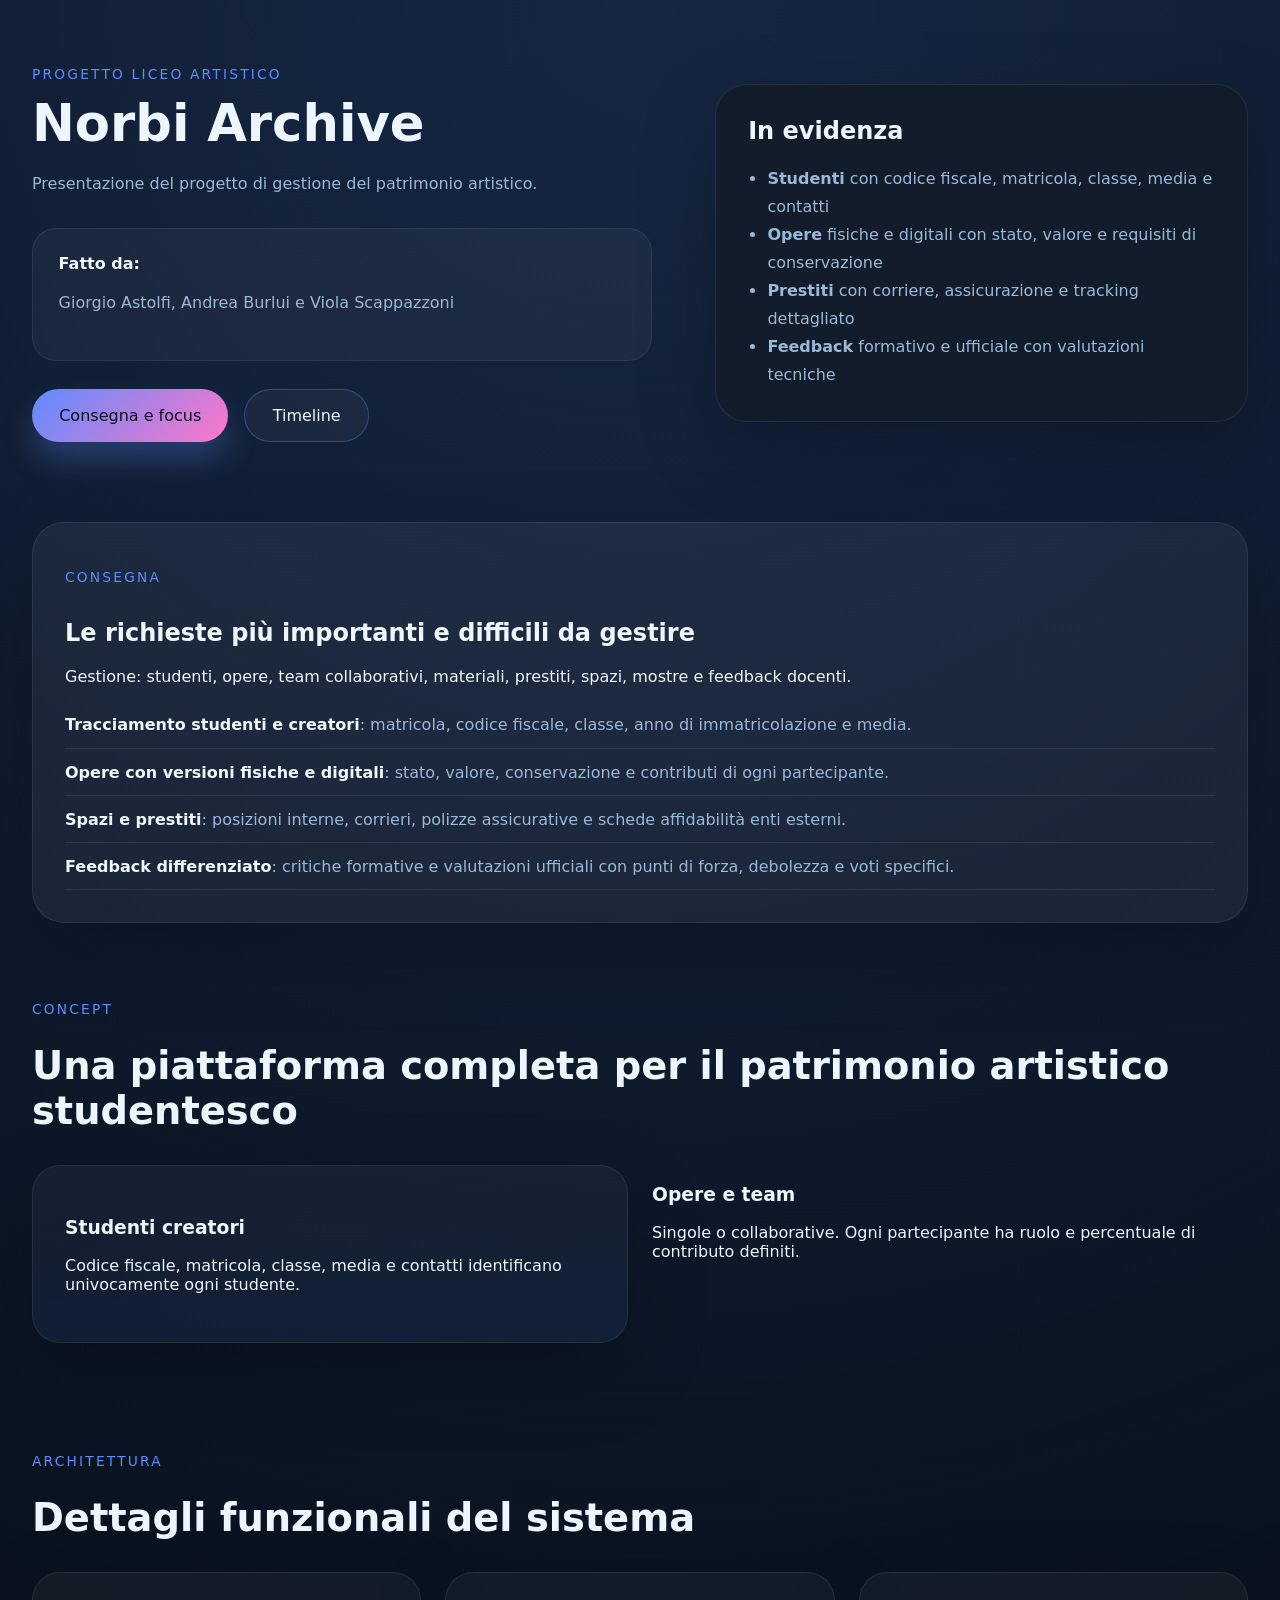
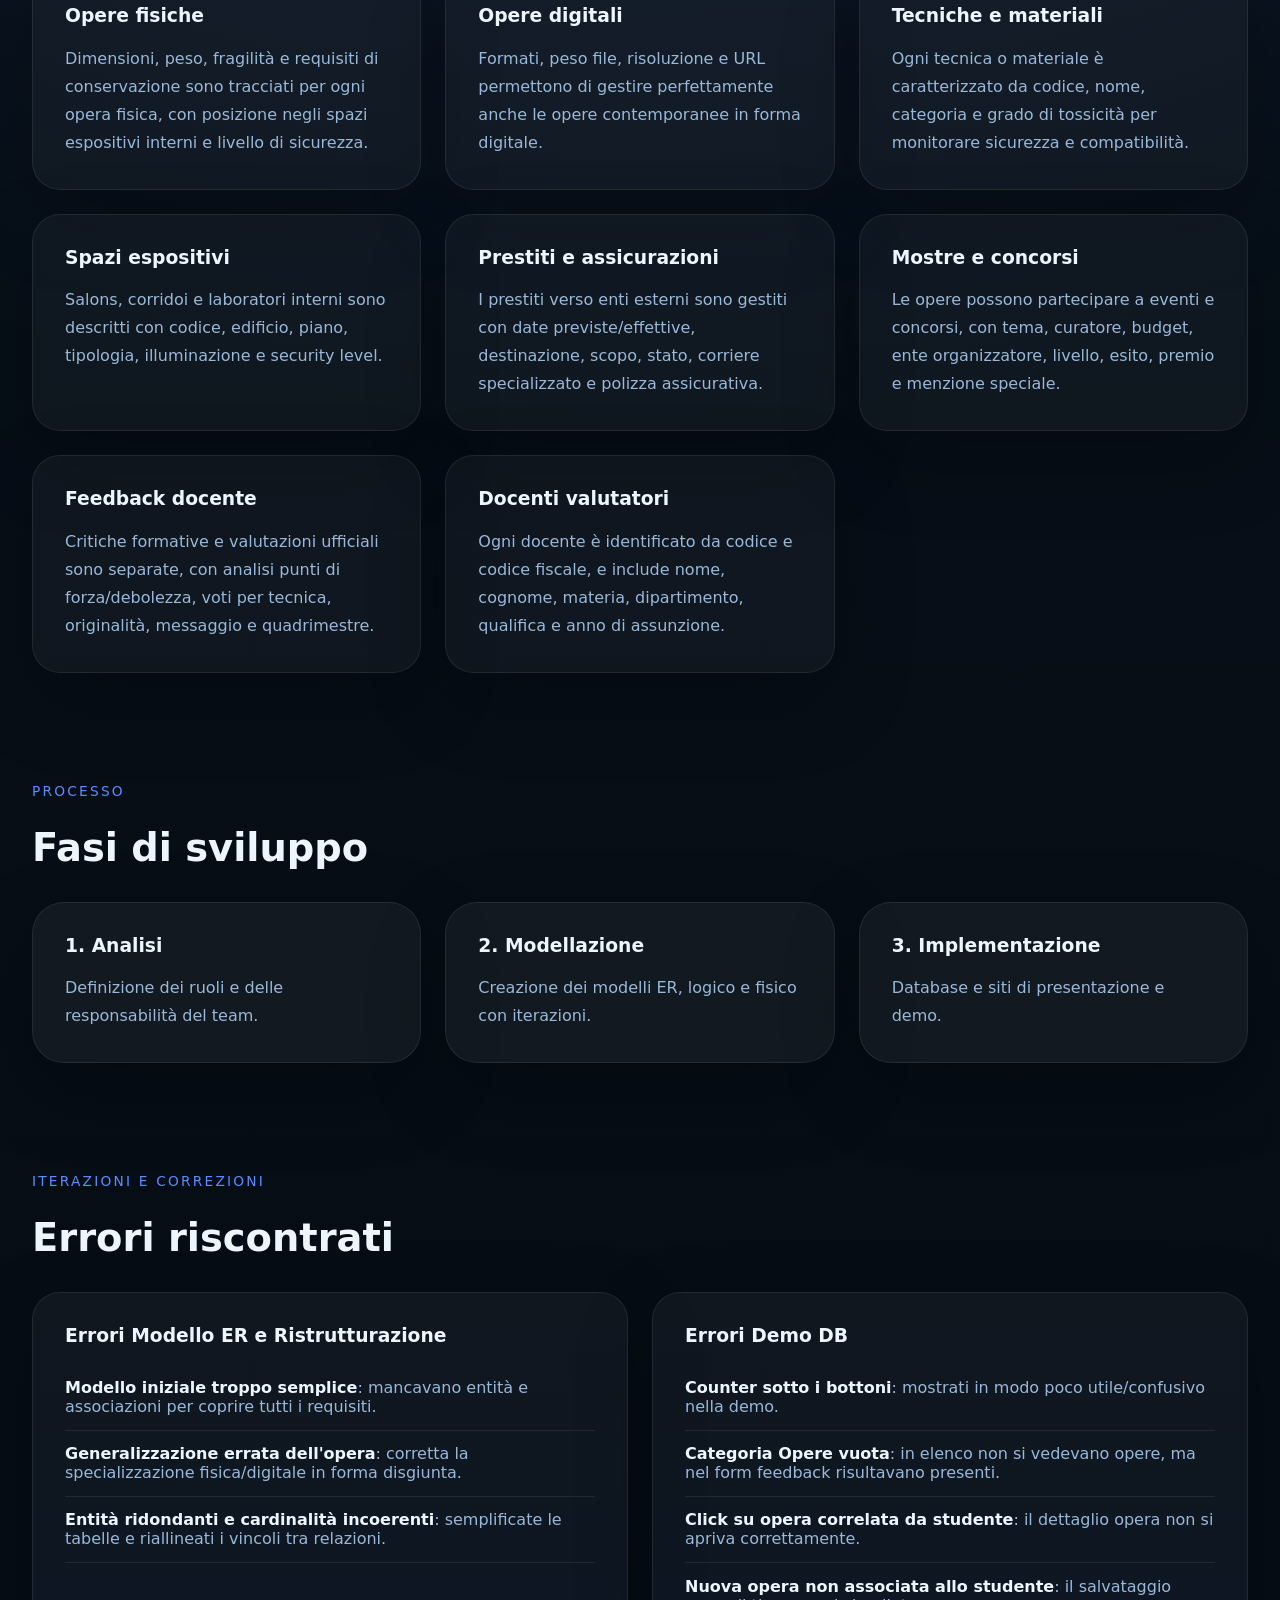
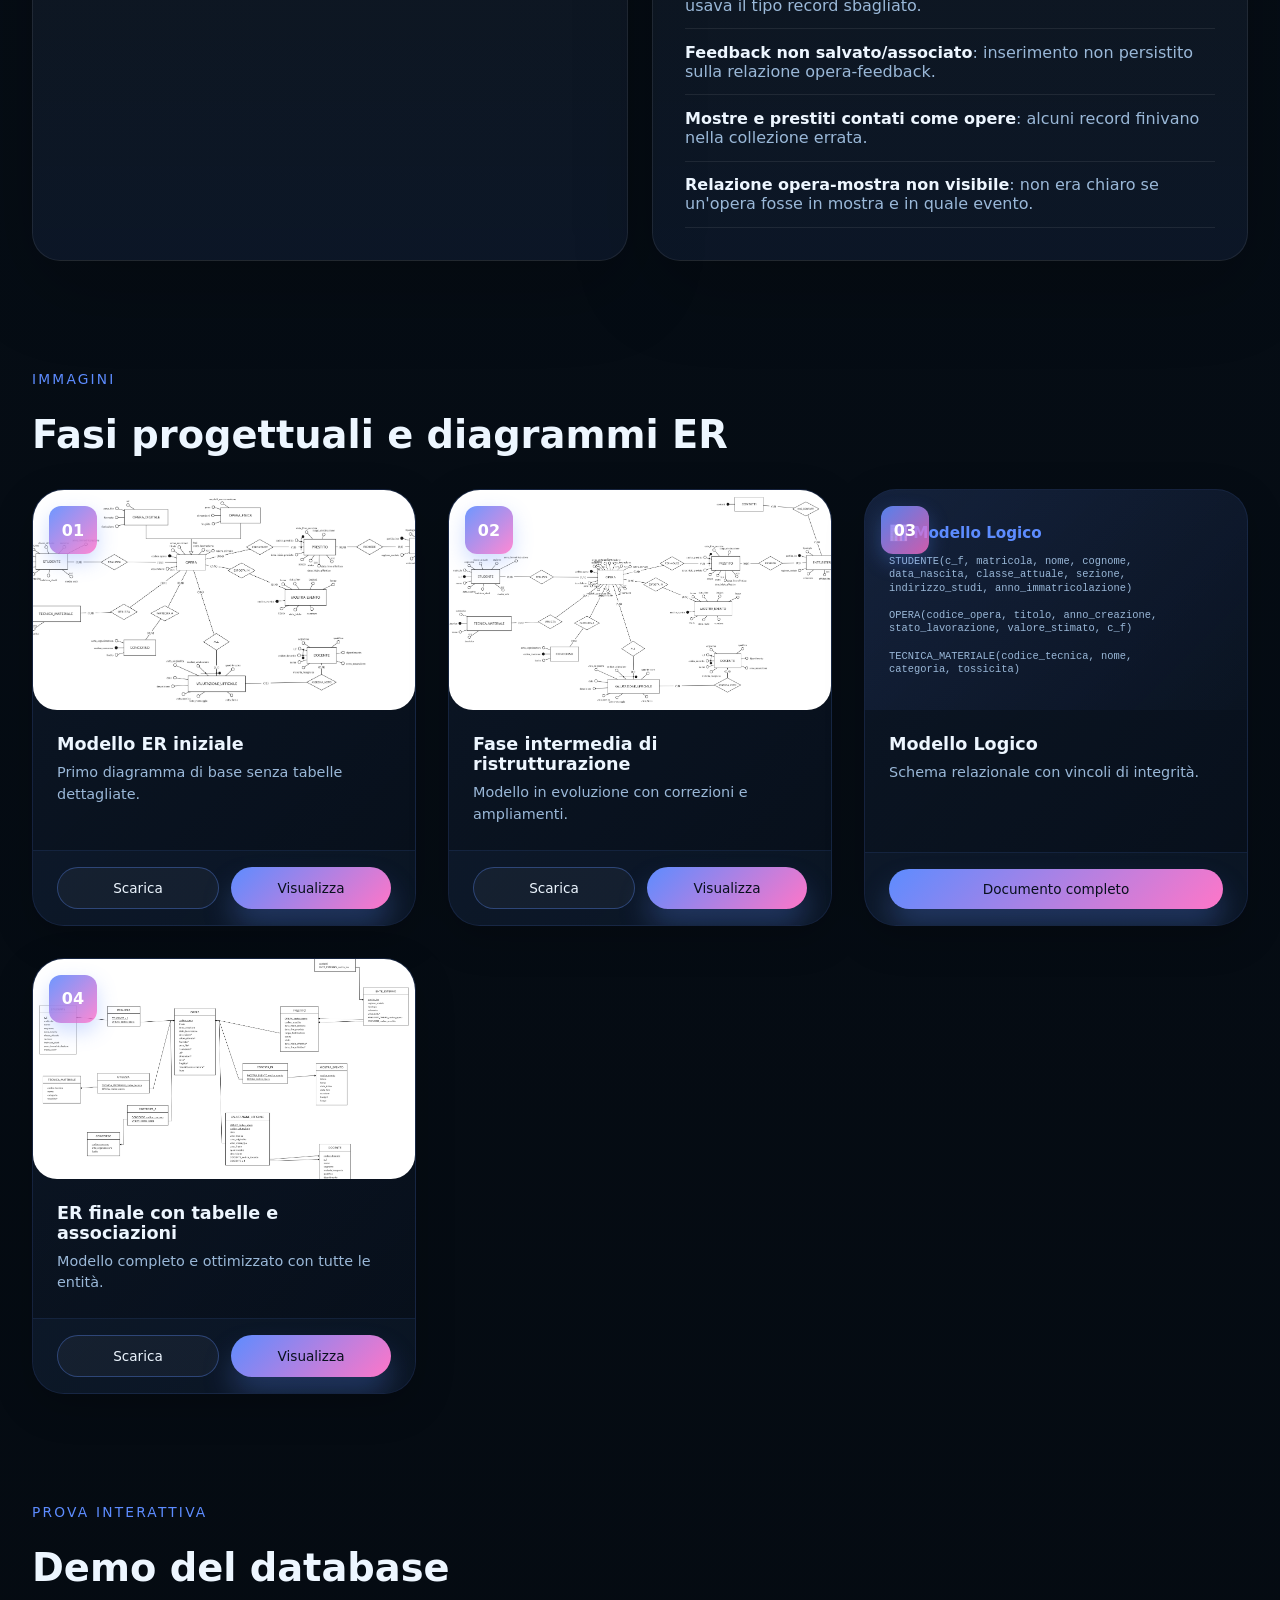
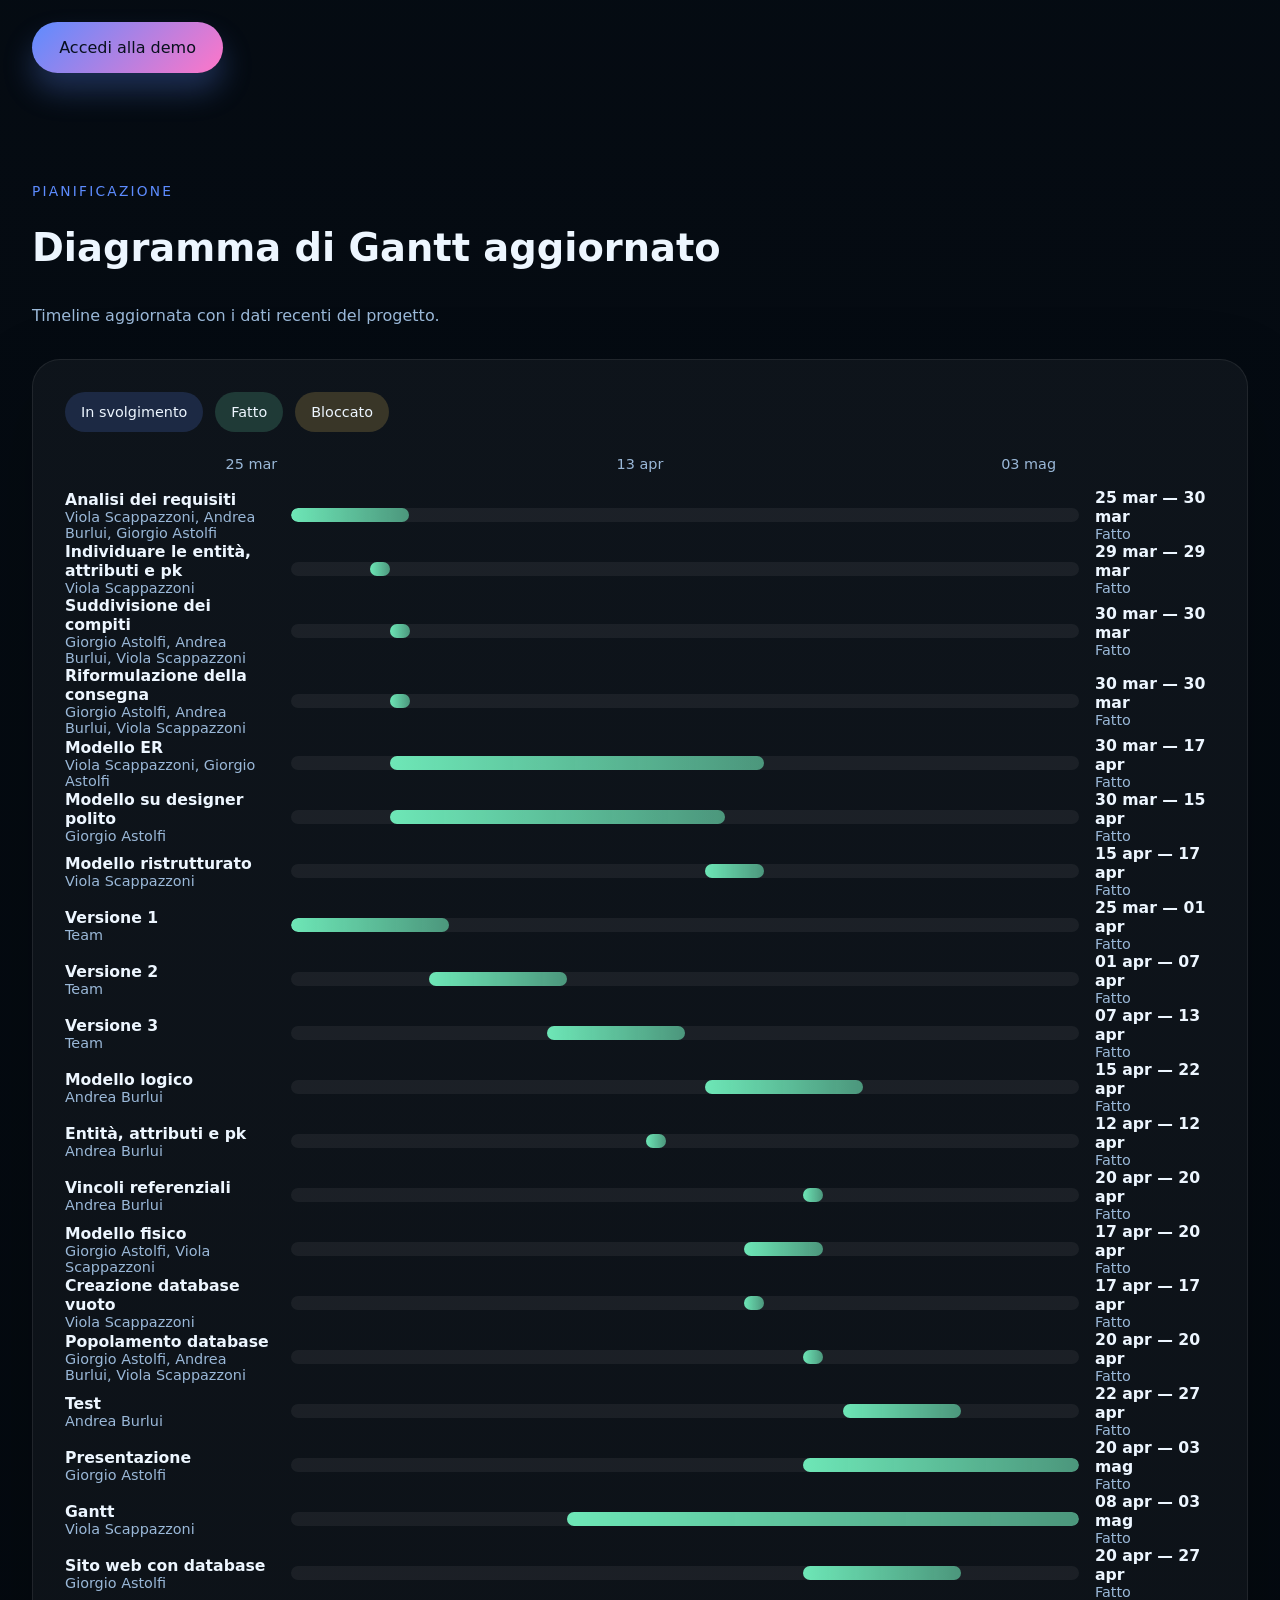
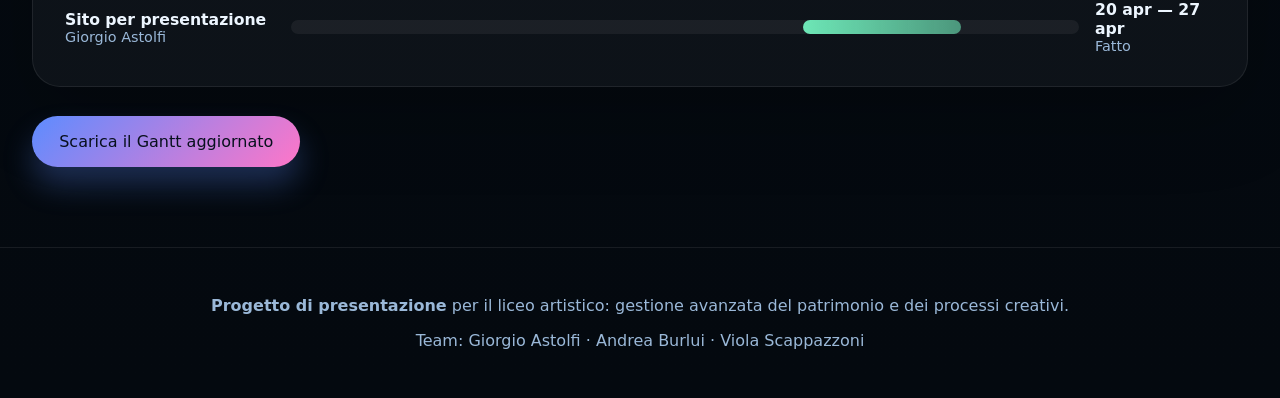
<file: index.html>
<!DOCTYPE html>
<html lang="it">
<head>
  <meta charset="UTF-8" />
  <meta name="viewport" content="width=device-width, initial-scale=1.0" />
  <title>Gestione Patrimonio Artistico | Liceo Artistico</title>
  <link rel="stylesheet" href="styles.css" />
</head>
<body>
  <header class="hero">
    <div class="hero__content">
      <span class="eyebrow">Progetto liceo artistico</span>
      <h1>Norbi Archive</h1>
      <p>Presentazione del progetto di gestione del patrimonio artistico.</p>
      <div class="hero__meta">
        <strong>Fatto da:</strong>
        <p>Giorgio Astolfi, Andrea Burlui e Viola Scappazzoni</p>
      </div>
      <div class="hero__actions">
        <a class="button button--primary" href="#brief">Consegna e focus</a>
        <a class="button button--secondary" href="#gantt">Timeline</a>
      </div>
    </div>
    <aside class="hero__panel">
      <div class="panel-card">
        <h2>In evidenza</h2>
        <ul>
          <li><strong>Studenti</strong> con codice fiscale, matricola, classe, media e contatti</li>
          <li><strong>Opere</strong> fisiche e digitali con stato, valore e requisiti di conservazione</li>
          <li><strong>Prestiti</strong> con corriere, assicurazione e tracking dettagliato</li>
          <li><strong>Feedback</strong> formativo e ufficiale con valutazioni tecniche</li>
        </ul>
      </div>
    </aside>
  </header>

  <section id="brief" class="section section--brief">
    <div class="brief-card">
      <p class="section__eyebrow">Consegna</p>
      <h2>Le richieste più importanti e difficili da gestire</h2>
      <p class=\"lead\">Gestione: studenti, opere, team collaborativi, materiali, prestiti, spazi, mostre e feedback docenti.</p>
      <ul class="brief-list">
        <li><strong>Tracciamento studenti e creatori</strong>: matricola, codice fiscale, classe, anno di immatricolazione e media.</li>
        <li><strong>Opere con versioni fisiche e digitali</strong>: stato, valore, conservazione e contributi di ogni partecipante.</li>
        <li><strong>Spazi e prestiti</strong>: posizioni interne, corrieri, polizze assicurative e schede affidabilità enti esterni.</li>
        <li><strong>Feedback differenziato</strong>: critiche formative e valutazioni ufficiali con punti di forza, debolezza e voti specifici.</li>
      </ul>
    </div>
  </section>

  <main>
    <section id="overview" class="section section--intro">
      <div class="section__header">
        <p class="section__eyebrow">Concept</p>
        <h2>Una piattaforma completa per il patrimonio artistico studentesco</h2>
      </div>
      <div class="grid grid--2">
        <div class="card card--glow">
          <h3>Studenti creatori</h3>
          <p>Codice fiscale, matricola, classe, media e contatti identificano univocamente ogni studente.</p>
        </div>
        <div class=\"card card--glow\">
          <h3>Opere e team</h3>
          <p>Singole o collaborative. Ogni partecipante ha ruolo e percentuale di contributo definiti.</p>
        </div>
      </div>
    </section>

    <section id="features" class="section section--features">
      <div class="section__header">
        <p class="section__eyebrow">Architettura</p>
        <h2>Dettagli funzionali del sistema</h2>
      </div>
      <div class="grid grid--3">
        <article class="feature-card">
          <h3>Opere fisiche</h3>
          <p>Dimensioni, peso, fragilità e requisiti di conservazione sono tracciati per ogni opera fisica, con posizione negli spazi espositivi interni e livello di sicurezza.</p>
        </article>
        <article class="feature-card">
          <h3>Opere digitali</h3>
          <p>Formati, peso file, risoluzione e URL permettono di gestire perfettamente anche le opere contemporanee in forma digitale.</p>
        </article>
        <article class="feature-card">
          <h3>Tecniche e materiali</h3>
          <p>Ogni tecnica o materiale è caratterizzato da codice, nome, categoria e grado di tossicità per monitorare sicurezza e compatibilità.</p>
        </article>
        <article class="feature-card">
          <h3>Spazi espositivi</h3>
          <p>Salons, corridoi e laboratori interni sono descritti con codice, edificio, piano, tipologia, illuminazione e security level.</p>
        </article>
        <article class="feature-card">
          <h3>Prestiti e assicurazioni</h3>
          <p>I prestiti verso enti esterni sono gestiti con date previste/effettive, destinazione, scopo, stato, corriere specializzato e polizza assicurativa.</p>
        </article>
        <article class="feature-card">
          <h3>Mostre e concorsi</h3>
          <p>Le opere possono partecipare a eventi e concorsi, con tema, curatore, budget, ente organizzatore, livello, esito, premio e menzione speciale.</p>
        </article>
        <article class="feature-card">
          <h3>Feedback docente</h3>
          <p>Critiche formative e valutazioni ufficiali sono separate, con analisi punti di forza/debolezza, voti per tecnica, originalità, messaggio e quadrimestre.</p>
        </article>
        <article class="feature-card">
          <h3>Docenti valutatori</h3>
          <p>Ogni docente è identificato da codice e codice fiscale, e include nome, cognome, materia, dipartimento, qualifica e anno di assunzione.</p>
        </article>
      </div>
    </section>

    <section id="process" class="section section--workflow">
      <div class="section__header">
        <p class="section__eyebrow">Processo</p>
        <h2>Fasi di sviluppo</h2>
      </div>
      <div class="grid grid--3">
        <article class="process-card">
          <h3>1. Analisi</h3>
          <p>Definizione dei ruoli e delle responsabilità del team.</p>
        </article>
        <article class="process-card">
          <h3>2. Modellazione</h3>
          <p>Creazione dei modelli ER, logico e fisico con iterazioni.</p>
        </article>
        <article class="process-card">
          <h3>3. Implementazione</h3>
          <p>Database e siti di presentazione e demo.</p>
        </article>
      </div>
    </section>

    <section id="errors" class="section section--errors">
      <div class="section__header">
        <p class="section__eyebrow">Iterazioni e correzioni</p>
        <h2>Errori riscontrati</h2>
      </div>
      <div class="grid grid--2 errors-grid">
        <article class="feature-card">
          <h3>Errori Modello ER e Ristrutturazione</h3>
          <ul class="brief-list">
            <li><strong>Modello iniziale troppo semplice</strong>: mancavano entità e associazioni per coprire tutti i requisiti.</li>
            <li><strong>Generalizzazione errata dell'opera</strong>: corretta la specializzazione fisica/digitale in forma disgiunta.</li>
            <li><strong>Entità ridondanti e cardinalità incoerenti</strong>: semplificate le tabelle e riallineati i vincoli tra relazioni.</li>
          </ul>
        </article>
        <article class="feature-card">
          <h3>Errori Demo DB</h3>
          <ul class="brief-list">
            <li><strong>Counter sotto i bottoni</strong>: mostrati in modo poco utile/confusivo nella demo.</li>
            <li><strong>Categoria Opere vuota</strong>: in elenco non si vedevano opere, ma nel form feedback risultavano presenti.</li>
            <li><strong>Click su opera correlata da studente</strong>: il dettaglio opera non si apriva correttamente.</li>
            <li><strong>Nuova opera non associata allo studente</strong>: il salvataggio usava il tipo record sbagliato.</li>
            <li><strong>Feedback non salvato/associato</strong>: inserimento non persistito sulla relazione opera-feedback.</li>
            <li><strong>Mostre e prestiti contati come opere</strong>: alcuni record finivano nella collezione errata.</li>
            <li><strong>Relazione opera-mostra non visibile</strong>: non era chiaro se un'opera fosse in mostra e in quale evento.</li>
          </ul>
        </article>
      </div>
    </section>

    <section id="diagrams" class="section section--media">
      <div class="section__header">
        <p class="section__eyebrow">Immagini</p>
        <h2>Fasi progettuali e diagrammi ER</h2>
      </div>
      <div class="media-grid">
        <figure class="media-figure media-figure--1">
          <div class="media-badge">01</div>
          <a class="media-link" href="assets/ER_artistico_pre_ristrutturazione_corretto_3_c.jpg" target="_blank" rel="noreferrer">
            <img src="assets/ER_artistico_pre_ristrutturazione_corretto_3_c.jpg" alt="Modello ER iniziale" />
          </a>
          <figcaption>
            <h3>Modello ER iniziale</h3>
            <p>Primo diagramma di base senza tabelle dettagliate.</p>
          </figcaption>
          <div class="media-actions">
            <a class="button button--secondary" href="assets/ER_artistico_pre_ristrutturazione_corretto_3_c.jpg" download="ER_artistico_pre_ristrutturazione_corretto_3_c.jpg">Scarica</a>
            <a class="button button--primary" href="assets/ER_artistico_pre_ristrutturazione_corretto_3_c.jpg" target="_blank" rel="noreferrer">Visualizza</a>
          </div>
        </figure>
        <figure class="media-figure media-figure--2">
          <div class="media-badge">02</div>
          <a class="media-link" href="assets/er senza tabelle_r.jpg" target="_blank" rel="noreferrer">
            <img src="assets/er senza tabelle_r.jpg" alt="Fase intermedia di ristrutturazione" />
          </a>
          <figcaption>
            <h3>Fase intermedia di ristrutturazione</h3>
            <p>Modello in evoluzione con correzioni e ampliamenti.</p>
          </figcaption>
          <div class="media-actions">
            <a class="button button--secondary" href="assets/er senza tabelle_r.jpg" download="er senza tabelle_r.jpg">Scarica</a>
            <a class="button button--primary" href="assets/er senza tabelle_r.jpg" target="_blank" rel="noreferrer">Visualizza</a>
          </div>
        </figure>
        <figure class="media-figure media-figure--3">
          <div class="media-badge">03</div>
          <a class="media-link" href="Modello_logico_artistico.docx" download="Modello_logico_artistico.docx">
            <div class="media-logical">
              <h4>📊 Modello Logico</h4>
              <pre>STUDENTE(c_f, matricola, nome, cognome,
data_nascita, classe_attuale, sezione,
indirizzo_studi, anno_immatricolazione)

OPERA(codice_opera, titolo, anno_creazione,
stato_lavorazione, valore_stimato, c_f)

TECNICA_MATERIALE(codice_tecnica, nome,
categoria, tossicita)</pre>
            </div>
          </a>
          <figcaption>
            <h3>Modello Logico</h3>
            <p>Schema relazionale con vincoli di integrità.</p>
          </figcaption>
          <div class="media-actions">
            <a class="button button--primary" href="Modello_logico_artistico.docx" download="Modello_logico_artistico.docx">Documento completo</a>
          </div>
        </figure>
        <figure class="media-figure media-figure--4">
          <div class="media-badge">04</div>
          <a class="media-link" href="assets/ER_artistico_ristrutturato_con_tabelle_t.jpg" target="_blank" rel="noreferrer">
            <img src="assets/ER_artistico_ristrutturato_con_tabelle_t.jpg" alt="ER finale con tabelle" />
          </a>
          <figcaption>
            <h3>ER finale con tabelle e associazioni</h3>
            <p>Modello completo e ottimizzato con tutte le entità.</p>
          </figcaption>
          <div class="media-actions">
            <a class="button button--secondary" href="assets/ER_artistico_ristrutturato_con_tabelle_t.jpg" download="ER_artistico_ristrutturato_con_tabelle_t.jpg">Scarica</a>
            <a class="button button--primary" href="assets/ER_artistico_ristrutturato_con_tabelle_t.jpg" target="_blank" rel="noreferrer">Visualizza</a>
          </div>
        </figure>
      </div>
    </section>

    <section id="demo" class="section section--demo">
      <div class="section__header">
        <p class="section__eyebrow">Prova interattiva</p>
        <h2>Demo del database</h2>
      </div>
      <p class="section__copy"></p>
      <div class="cta-row">
        <a class="button button--primary" href="db-demo/index.html">Accedi alla demo</a>
      </div>
    </section>

    <section id="gantt" class="section section--timeline">
      <div class="section__header">
        <p class="section__eyebrow">Pianificazione</p>
        <h2>Diagramma di Gantt aggiornato</h2>
      </div>
      <p class="section__copy">Timeline aggiornata con i dati recenti del progetto.</p>
      <div class="timeline-card">
        <div class="timeline__legend">
          <span class="legend-item legend-item--active">In svolgimento</span>
          <span class="legend-item legend-item--completed">Fatto</span>
          <span class="legend-item legend-item--blocked">Bloccato</span>
        </div>
        <div class="timeline" aria-label="Diagramma di Gantt">
          <div class="timeline__header"></div>
          <div id="timeline-body"></div>
        </div>
      </div>
      <div class="cta-row">
        <a class="button button--primary" href="Gantt.pdf" target="_blank">Scarica il Gantt aggiornato</a>
      </div>
    </section>
  </main>

  <footer class="footer">
    <div>
      <p><strong>Progetto di presentazione</strong> per il liceo artistico: gestione avanzata del patrimonio e dei processi creativi.</p>
      <p>Team: Giorgio Astolfi · Andrea Burlui · Viola Scappazzoni</p>
    </div>
  </footer>

  <script src="script.js"></script>
</body>
</html>
</file>
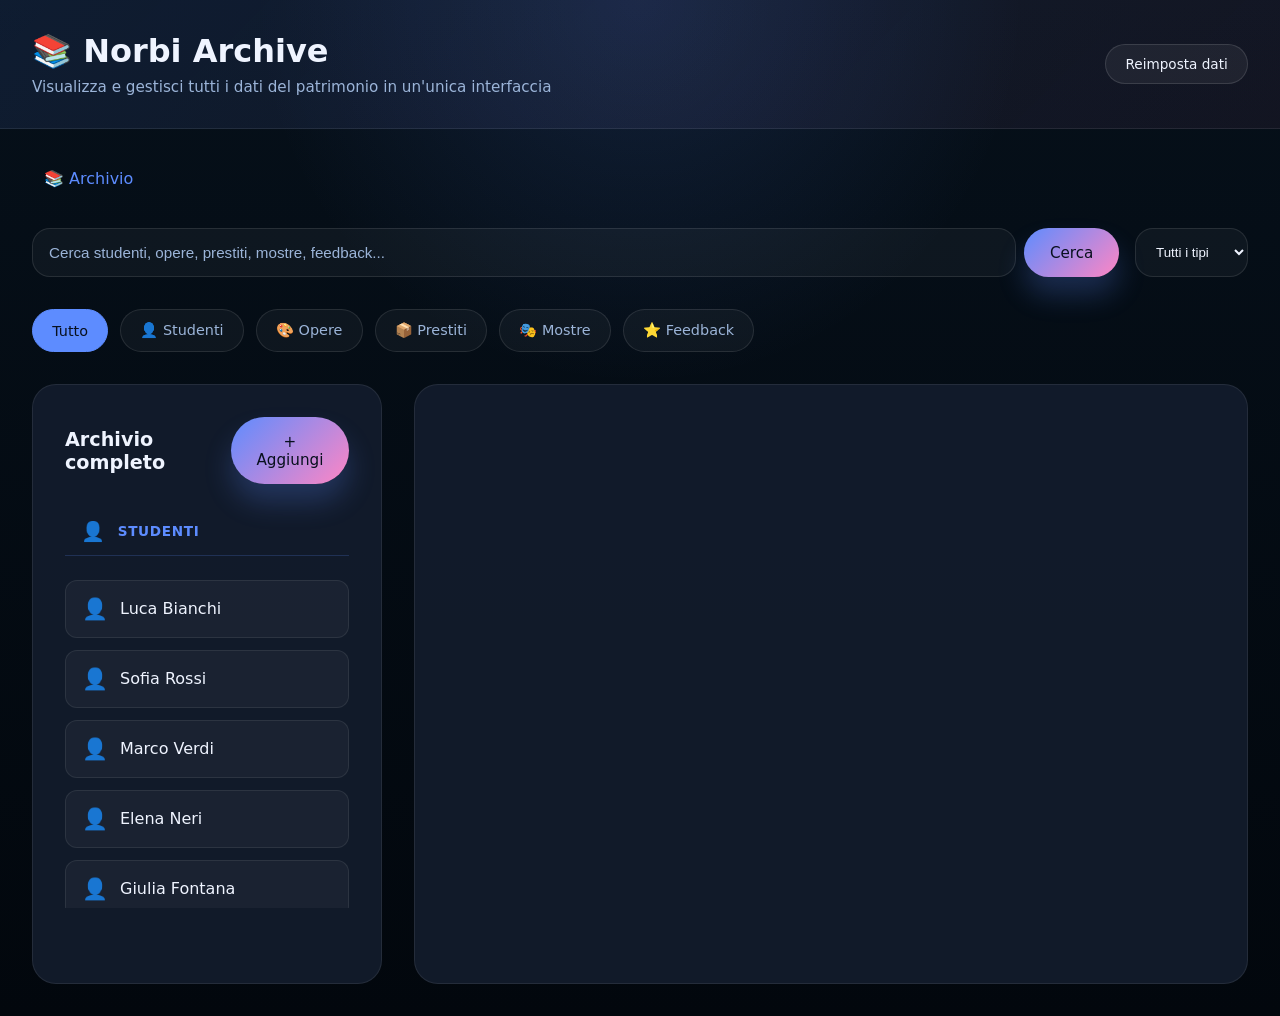
<file: db-demo/index.html>
<!DOCTYPE html>
<html lang="it">
<head>
  <meta charset="UTF-8" />
  <meta name="viewport" content="width=device-width, initial-scale=1.0" />
  <title>Archivio Database Artistico</title>
  <link rel="stylesheet" href="styles.css" />
</head>
<body>
  <header class="header">
    <div class="header-content">
      <div class="header-title">
        <h1>📚 Norbi Archive</h1>
        <p>Visualizza e gestisci tutti i dati del patrimonio in un'unica interfaccia</p>
      </div>
      <button id="reset-button" class="button button--secondary">Reimposta dati</button>
    </div>
  </header>

  <main class="container">
    <!-- Breadcrumb di navigazione -->
    <nav class="breadcrumb" id="breadcrumb"></nav>

    <!-- Barra di ricerca e filtri -->
    <div class="search-panel">
      <div class="search-box">
        <input 
          type="text" 
          id="search-input" 
          placeholder="Cerca studenti, opere, prestiti, mostre, feedback..." 
          class="search-input"
        />
        <button id="search-btn" class="button button--primary">Cerca</button>
      </div>
      
      <div class="filters">
        <select id="filter-type" class="filter-select">
          <option value="">Tutti i tipi</option>
          <option value="students">Studenti</option>
          <option value="artworks">Opere</option>
          <option value="loans">Prestiti</option>
          <option value="exhibitions">Mostre</option>
          <option value="feedback">Feedback</option>
        </select>
      </div>
    </div>

    <!-- Pulsanti categorie -->
    <div class="category-buttons">
      <button class="category-btn active" data-category="">Tutto</button>
      <button class="category-btn" data-category="students">👤 Studenti</button>
      <button class="category-btn" data-category="artworks">🎨 Opere</button>
      <button class="category-btn" data-category="loans">📦 Prestiti</button>
      <button class="category-btn" data-category="exhibitions">🎭 Mostre</button>
      <button class="category-btn" data-category="feedback">⭐ Feedback</button>
    </div>

    <!-- Statistiche rapide -->
    <div class="stats-bar" id="stats-bar"></div>

    <!-- Area principale con vista split -->
    <div class="main-area">
      <!-- Pannello sinistro: lista risultati / dati principali -->
      <section class="left-panel">
        <div class="panel-header">
          <h2 id="panel-title">Archivio</h2>
          <button id="add-item-btn" class="button button--primary">+ Aggiungi</button>
        </div>
        <div class="items-list" id="items-list"></div>
      </section>

      <!-- Pannello destro: dettagli e relazioni -->
      <section class="right-panel">
        <div id="details-panel" class="details-panel"></div>
      </section>
    </div>
  </main>

  <!-- Modal per form CRUD -->
  <div class="modal hidden" id="record-modal" aria-hidden="true">
    <div class="modal-card" role="dialog" aria-modal="true">
      <div class="modal-header">
        <h2 id="modal-title">Nuovo record</h2>
        <button id="close-modal" class="icon-button" aria-label="Chiudi">×</button>
      </div>
      <form id="record-form" class="record-form">
        <div id="form-fields"></div>
        <div class="modal-actions">
          <button type="button" class="button button--secondary" id="cancel-button">Annulla</button>
          <button type="button" class="button button--primary" id="save-button">Salva</button>
        </div>
      </form>
    </div>
  </div>

  <script src="script.js"></script>
</body>
</html>
</file>
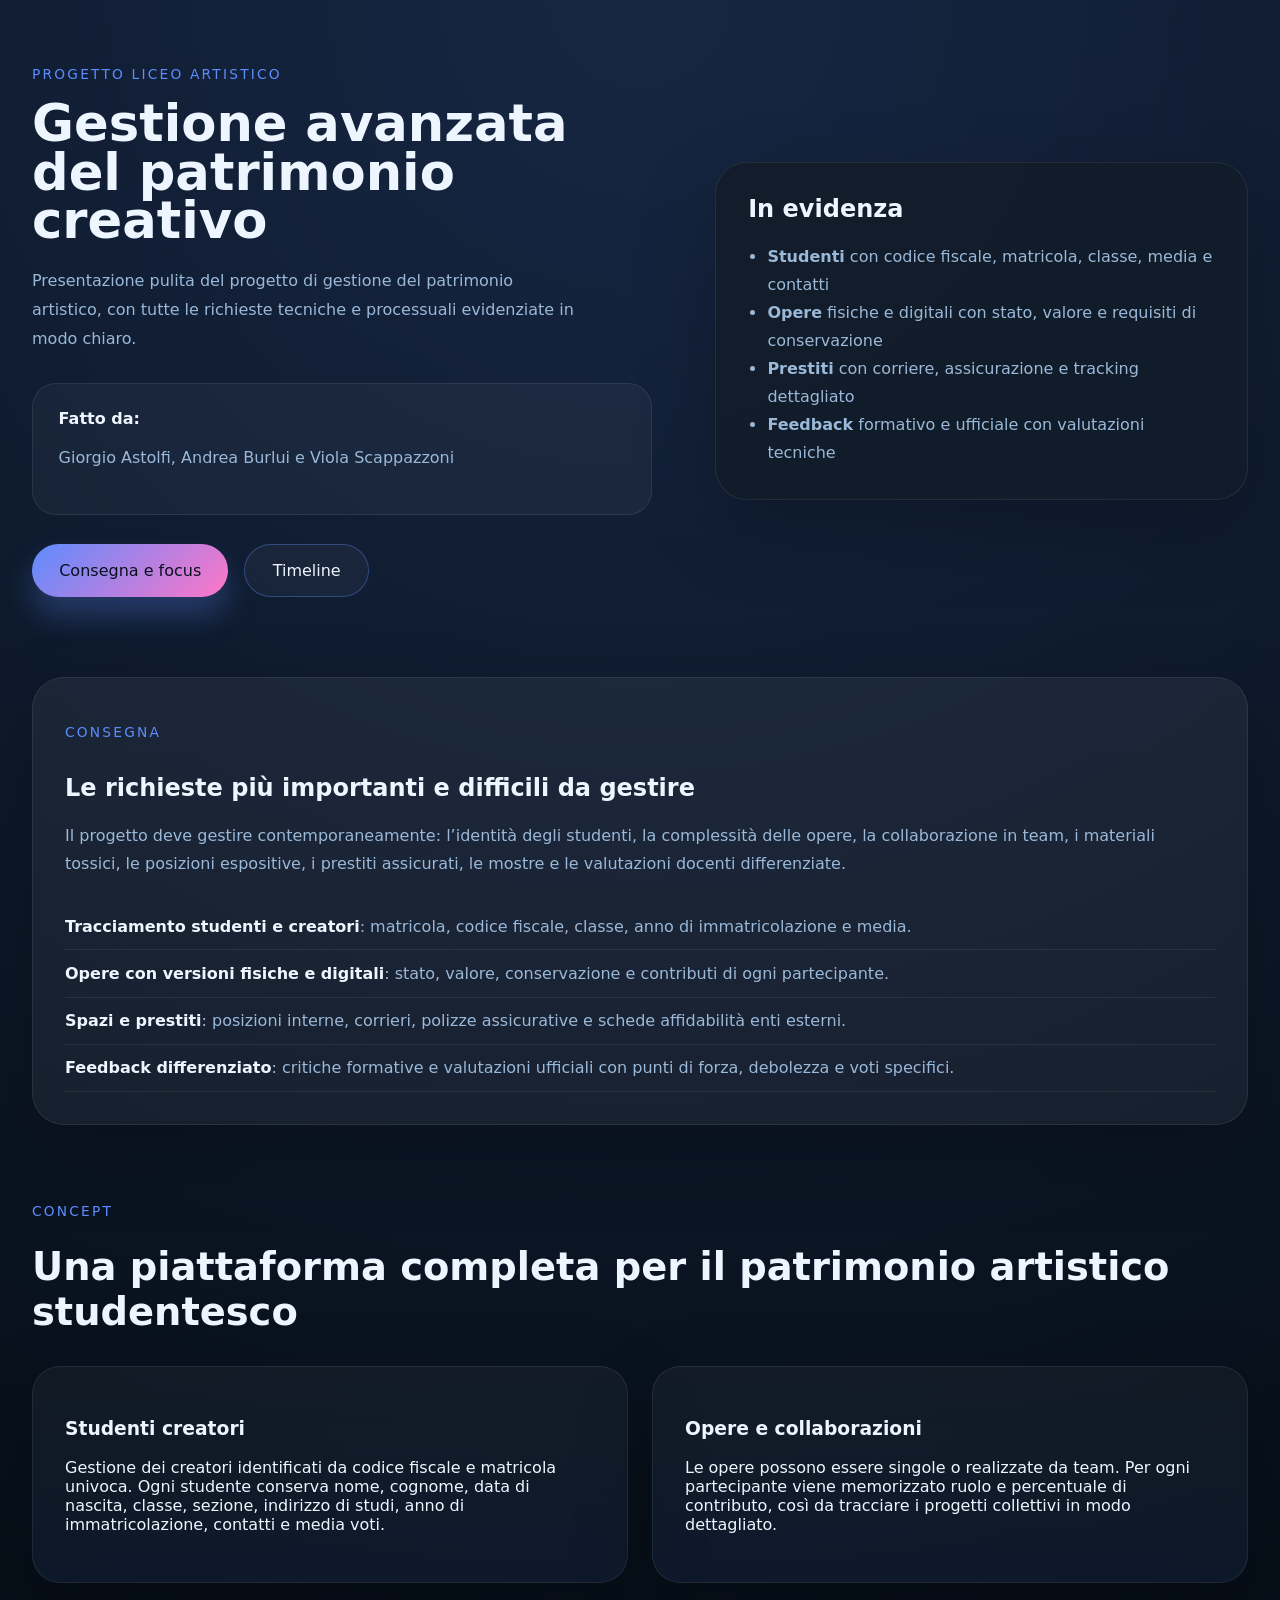
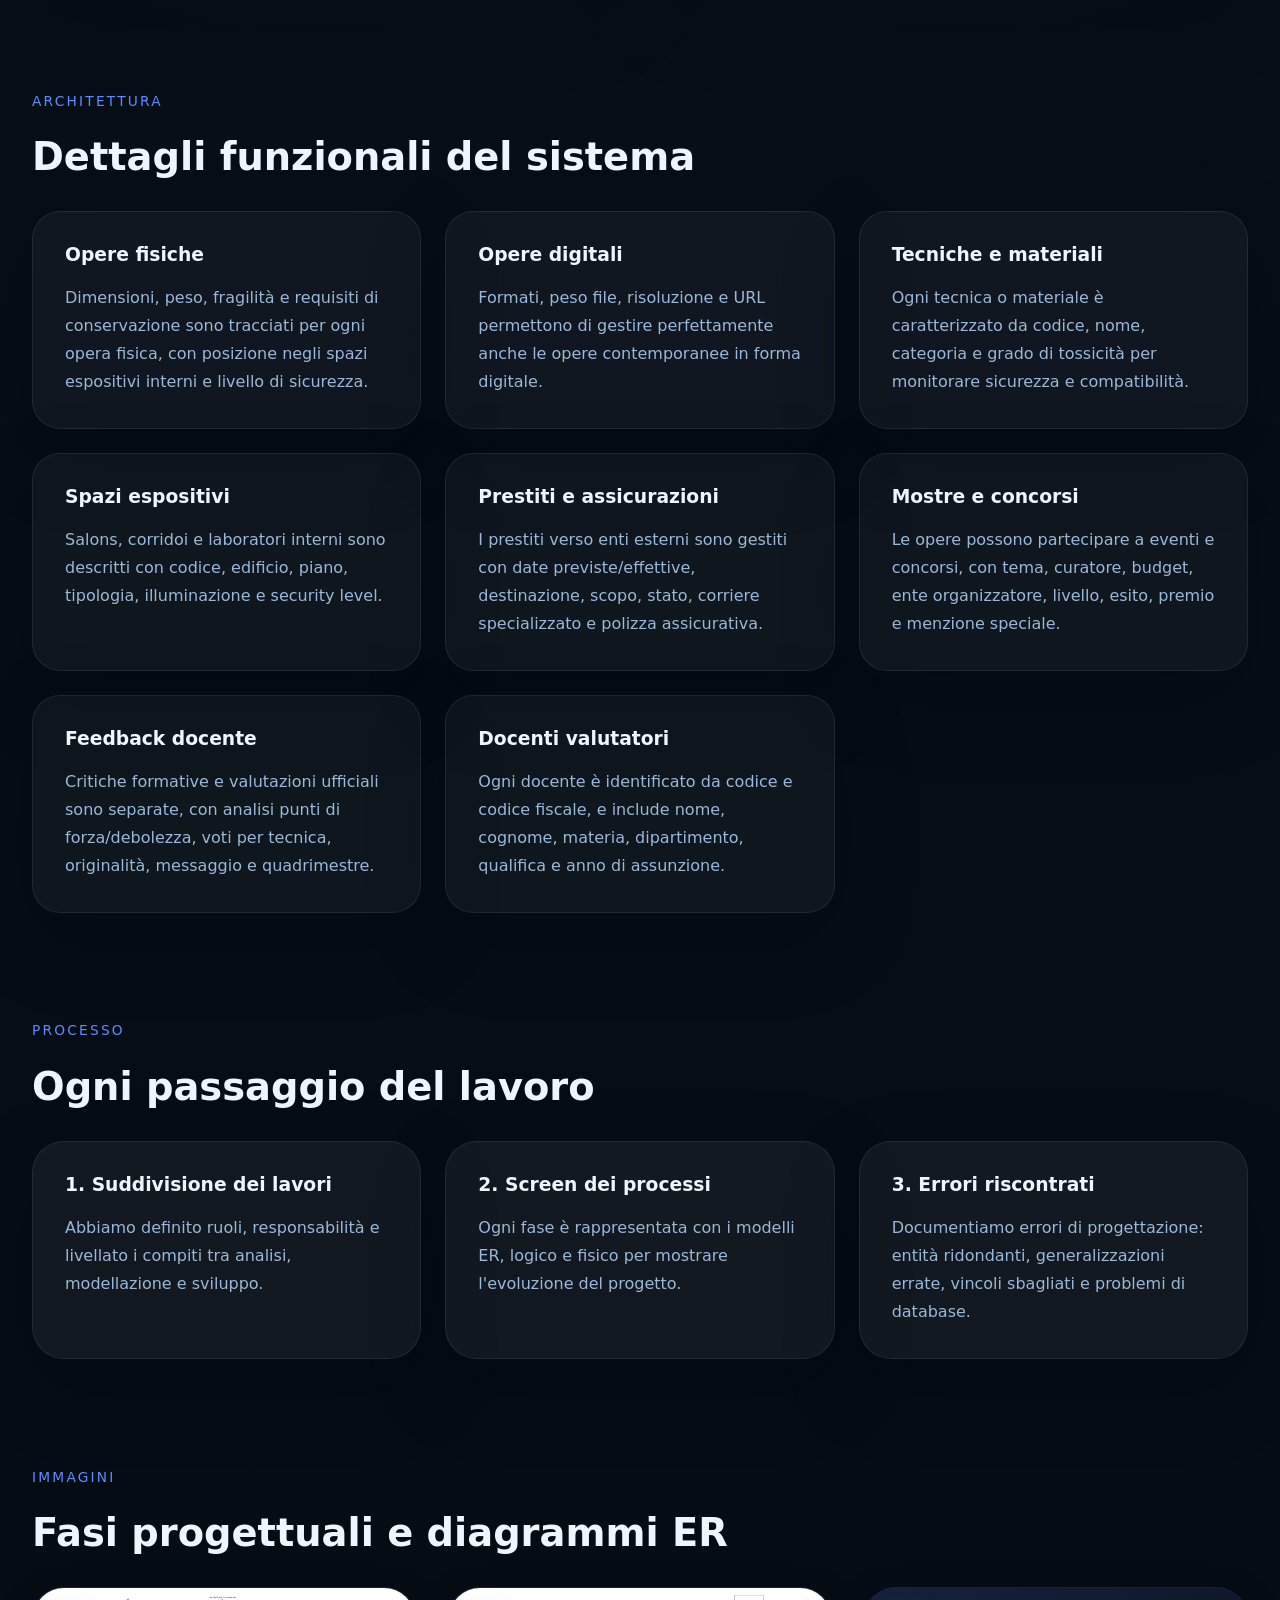
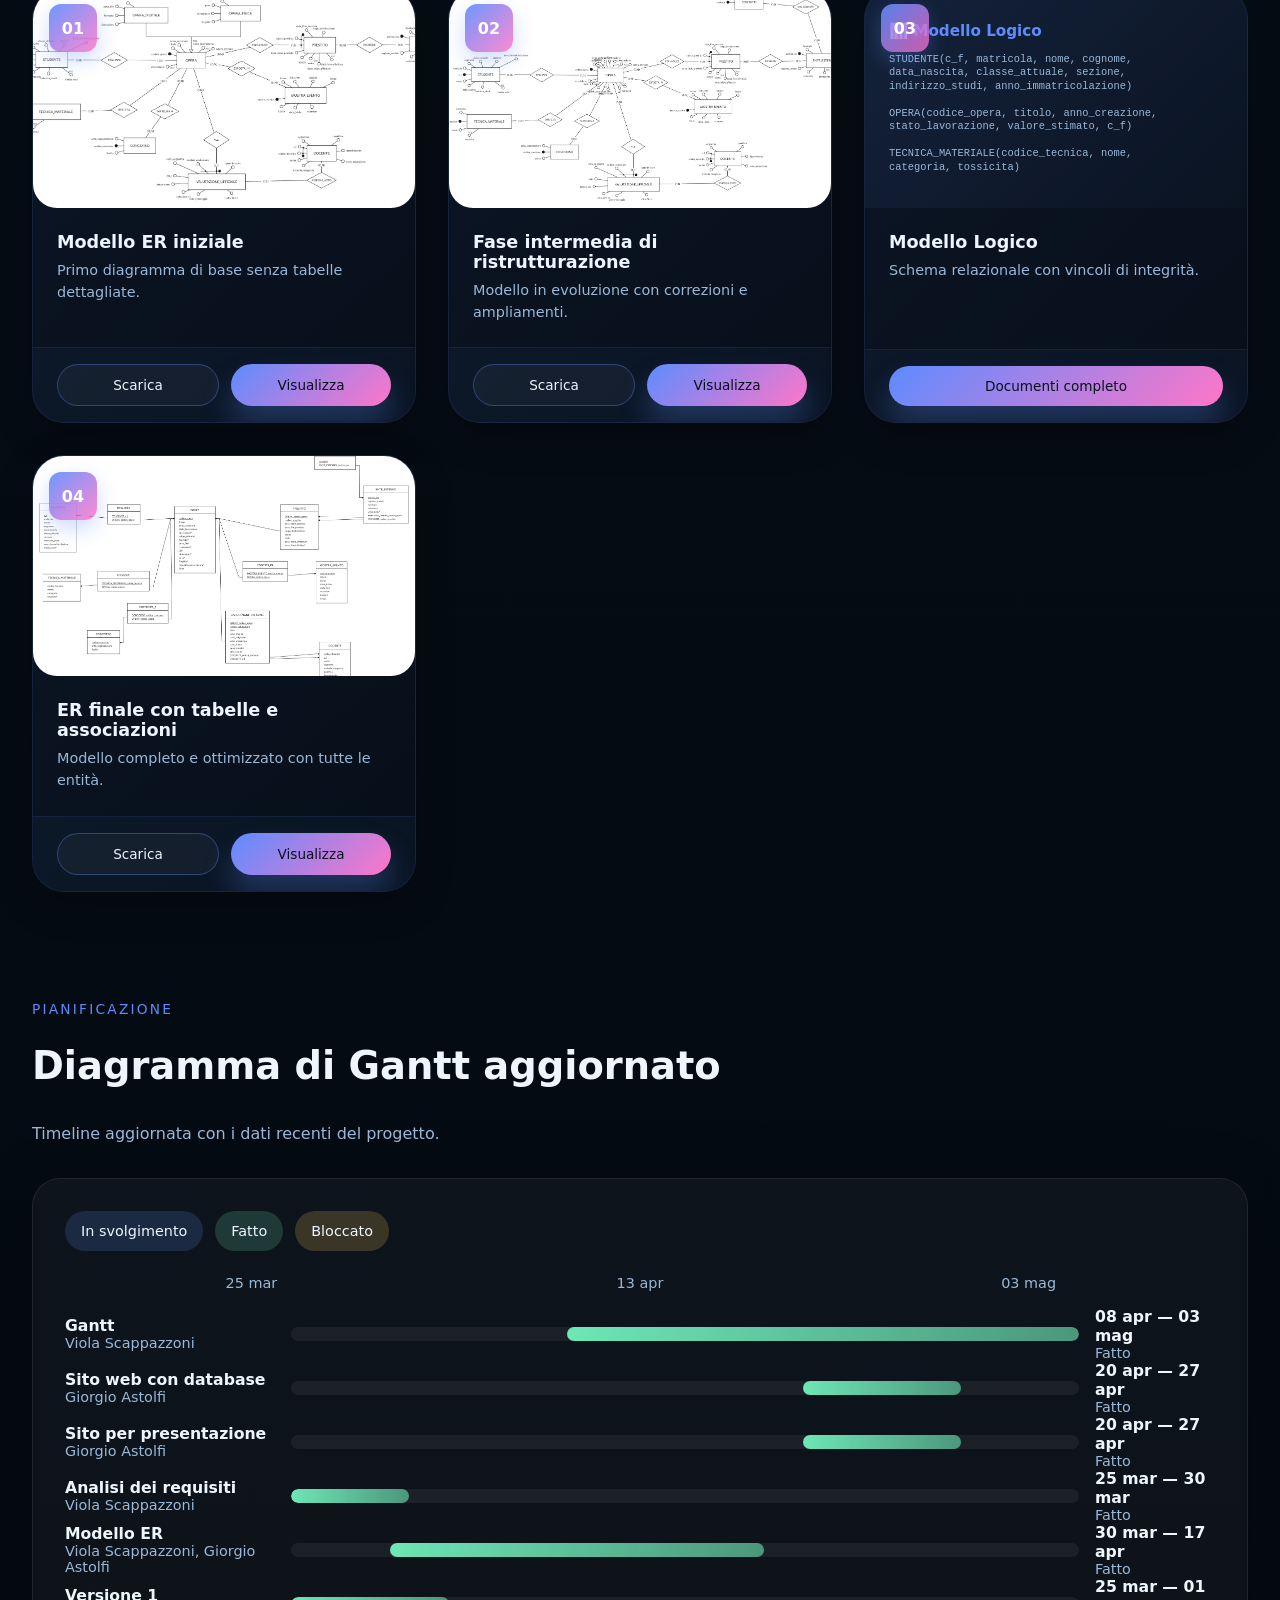
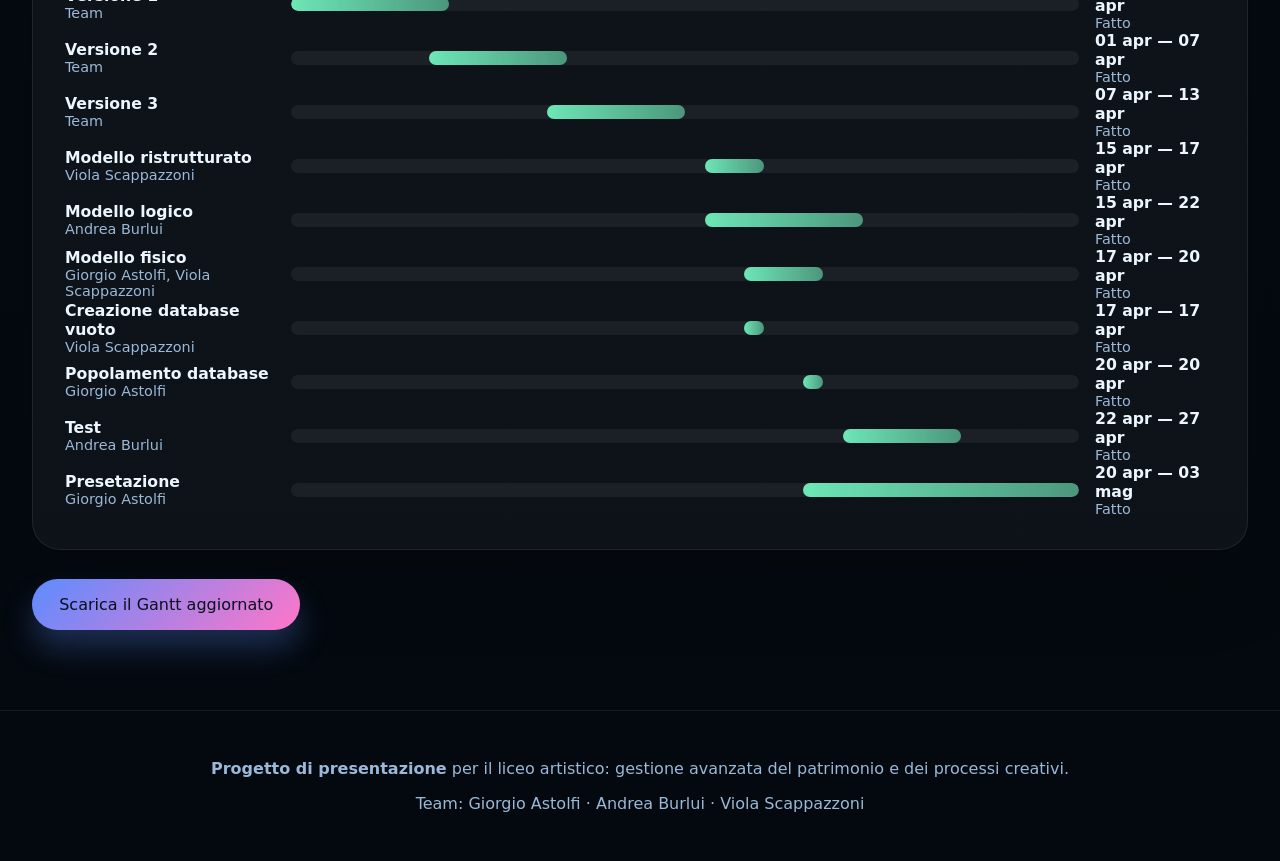
<file: sito/index.html>
<!DOCTYPE html>
<html lang="it">
<head>
  <meta charset="UTF-8" />
  <meta name="viewport" content="width=device-width, initial-scale=1.0" />
  <title>Gestione Patrimonio Artistico | Liceo Artistico</title>
  <link rel="stylesheet" href="styles.css" />
</head>
<body>
  <header class="hero">
    <div class="hero__content">
      <span class="eyebrow">Progetto liceo artistico</span>
      <h1>Gestione avanzata del patrimonio creativo</h1>
      <p>Presentazione pulita del progetto di gestione del patrimonio artistico, con tutte le richieste tecniche e processuali evidenziate in modo chiaro.</p>
      <div class="hero__meta">
        <strong>Fatto da:</strong>
        <p>Giorgio Astolfi, Andrea Burlui e Viola Scappazzoni</p>
      </div>
      <div class="hero__actions">
        <a class="button button--primary" href="#brief">Consegna e focus</a>
        <a class="button button--secondary" href="#gantt">Timeline</a>
      </div>
    </div>
    <aside class="hero__panel">
      <div class="panel-card">
        <h2>In evidenza</h2>
        <ul>
          <li><strong>Studenti</strong> con codice fiscale, matricola, classe, media e contatti</li>
          <li><strong>Opere</strong> fisiche e digitali con stato, valore e requisiti di conservazione</li>
          <li><strong>Prestiti</strong> con corriere, assicurazione e tracking dettagliato</li>
          <li><strong>Feedback</strong> formativo e ufficiale con valutazioni tecniche</li>
        </ul>
      </div>
    </aside>
  </header>

  <section id="brief" class="section section--brief">
    <div class="brief-card">
      <p class="section__eyebrow">Consegna</p>
      <h2>Le richieste più importanti e difficili da gestire</h2>
      <p class="lead">Il progetto deve gestire contemporaneamente: l’identità degli studenti, la complessità delle opere, la collaborazione in team, i materiali tossici, le posizioni espositive, i prestiti assicurati, le mostre e le valutazioni docenti differenziate.</p>
      <ul class="brief-list">
        <li><strong>Tracciamento studenti e creatori</strong>: matricola, codice fiscale, classe, anno di immatricolazione e media.</li>
        <li><strong>Opere con versioni fisiche e digitali</strong>: stato, valore, conservazione e contributi di ogni partecipante.</li>
        <li><strong>Spazi e prestiti</strong>: posizioni interne, corrieri, polizze assicurative e schede affidabilità enti esterni.</li>
        <li><strong>Feedback differenziato</strong>: critiche formative e valutazioni ufficiali con punti di forza, debolezza e voti specifici.</li>
      </ul>
    </div>
  </section>

  <main>
    <section id="overview" class="section section--intro">
      <div class="section__header">
        <p class="section__eyebrow">Concept</p>
        <h2>Una piattaforma completa per il patrimonio artistico studentesco</h2>
      </div>
      <div class="grid grid--2">
        <div class="card card--glow">
          <h3>Studenti creatori</h3>
          <p>Gestione dei creatori identificati da codice fiscale e matricola univoca. Ogni studente conserva nome, cognome, data di nascita, classe, sezione, indirizzo di studi, anno di immatricolazione, contatti e media voti.</p>
        </div>
        <div class="card card--glow">
          <h3>Opere e collaborazioni</h3>
          <p>Le opere possono essere singole o realizzate da team. Per ogni partecipante viene memorizzato ruolo e percentuale di contributo, così da tracciare i progetti collettivi in modo dettagliato.</p>
        </div>
      </div>
    </section>

    <section id="features" class="section section--features">
      <div class="section__header">
        <p class="section__eyebrow">Architettura</p>
        <h2>Dettagli funzionali del sistema</h2>
      </div>
      <div class="grid grid--3">
        <article class="feature-card">
          <h3>Opere fisiche</h3>
          <p>Dimensioni, peso, fragilità e requisiti di conservazione sono tracciati per ogni opera fisica, con posizione negli spazi espositivi interni e livello di sicurezza.</p>
        </article>
        <article class="feature-card">
          <h3>Opere digitali</h3>
          <p>Formati, peso file, risoluzione e URL permettono di gestire perfettamente anche le opere contemporanee in forma digitale.</p>
        </article>
        <article class="feature-card">
          <h3>Tecniche e materiali</h3>
          <p>Ogni tecnica o materiale è caratterizzato da codice, nome, categoria e grado di tossicità per monitorare sicurezza e compatibilità.</p>
        </article>
        <article class="feature-card">
          <h3>Spazi espositivi</h3>
          <p>Salons, corridoi e laboratori interni sono descritti con codice, edificio, piano, tipologia, illuminazione e security level.</p>
        </article>
        <article class="feature-card">
          <h3>Prestiti e assicurazioni</h3>
          <p>I prestiti verso enti esterni sono gestiti con date previste/effettive, destinazione, scopo, stato, corriere specializzato e polizza assicurativa.</p>
        </article>
        <article class="feature-card">
          <h3>Mostre e concorsi</h3>
          <p>Le opere possono partecipare a eventi e concorsi, con tema, curatore, budget, ente organizzatore, livello, esito, premio e menzione speciale.</p>
        </article>
        <article class="feature-card">
          <h3>Feedback docente</h3>
          <p>Critiche formative e valutazioni ufficiali sono separate, con analisi punti di forza/debolezza, voti per tecnica, originalità, messaggio e quadrimestre.</p>
        </article>
        <article class="feature-card">
          <h3>Docenti valutatori</h3>
          <p>Ogni docente è identificato da codice e codice fiscale, e include nome, cognome, materia, dipartimento, qualifica e anno di assunzione.</p>
        </article>
      </div>
    </section>

    <section id="process" class="section section--workflow">
      <div class="section__header">
        <p class="section__eyebrow">Processo</p>
        <h2>Ogni passaggio del lavoro</h2>
      </div>
      <div class="grid grid--3">
        <article class="process-card">
          <h3>1. Suddivisione dei lavori</h3>
          <p>Abbiamo definito ruoli, responsabilità e livellato i compiti tra analisi, modellazione e sviluppo.</p>
        </article>
        <article class="process-card">
          <h3>2. Screen dei processi</h3>
          <p>Ogni fase è rappresentata con i modelli ER, logico e fisico per mostrare l'evoluzione del progetto.</p>
        </article>
        <article class="process-card">
          <h3>3. Errori riscontrati</h3>
          <p>Documentiamo errori di progettazione: entità ridondanti, generalizzazioni errate, vincoli sbagliati e problemi di database.</p>
        </article>
      </div>
    </section>

    <section id="diagrams" class="section section--media">
      <div class="section__header">
        <p class="section__eyebrow">Immagini</p>
        <h2>Fasi progettuali e diagrammi ER</h2>
      </div>
      <div class="media-grid">
        <figure class="media-figure media-figure--1">
          <div class="media-badge">01</div>
          <a class="media-link" href="assets/ER_artistico_pre_ristrutturazione_corretto_3_c.jpg" target="_blank" rel="noreferrer">
            <img src="assets/ER_artistico_pre_ristrutturazione_corretto_3_c.jpg" alt="Modello ER iniziale" />
          </a>
          <figcaption>
            <h3>Modello ER iniziale</h3>
            <p>Primo diagramma di base senza tabelle dettagliate.</p>
          </figcaption>
          <div class="media-actions">
            <a class="button button--secondary" href="assets/ER_artistico_pre_ristrutturazione_corretto_3_c.jpg" download="ER_artistico_pre_ristrutturazione_corretto_3_c.jpg">Scarica</a>
            <a class="button button--primary" href="assets/ER_artistico_pre_ristrutturazione_corretto_3_c.jpg" target="_blank" rel="noreferrer">Visualizza</a>
          </div>
        </figure>
        <figure class="media-figure media-figure--2">
          <div class="media-badge">02</div>
          <a class="media-link" href="assets/er senza tabelle_r.jpg" target="_blank" rel="noreferrer">
            <img src="assets/er senza tabelle_r.jpg" alt="Fase intermedia di ristrutturazione" />
          </a>
          <figcaption>
            <h3>Fase intermedia di ristrutturazione</h3>
            <p>Modello in evoluzione con correzioni e ampliamenti.</p>
          </figcaption>
          <div class="media-actions">
            <a class="button button--secondary" href="assets/er senza tabelle_r.jpg" download="er senza tabelle_r.jpg">Scarica</a>
            <a class="button button--primary" href="assets/er senza tabelle_r.jpg" target="_blank" rel="noreferrer">Visualizza</a>
          </div>
        </figure>
        <figure class="media-figure media-figure--3">
          <div class="media-badge">03</div>
          <a class="media-link" href="#" target="_blank" rel="noreferrer">
            <div class="media-logical">
              <h4>📊 Modello Logico</h4>
              <pre>STUDENTE(c_f, matricola, nome, cognome,
data_nascita, classe_attuale, sezione,
indirizzo_studi, anno_immatricolazione)

OPERA(codice_opera, titolo, anno_creazione,
stato_lavorazione, valore_stimato, c_f)

TECNICA_MATERIALE(codice_tecnica, nome,
categoria, tossicita)</pre>
            </div>
          </a>
          <figcaption>
            <h3>Modello Logico</h3>
            <p>Schema relazionale con vincoli di integrità.</p>
          </figcaption>
          <div class="media-actions">
            <a class="button button--primary" href="../Modello_logico_artistico.docx" download="Modello_logico_artistico.docx">Documenti completo</a>
          </div>
        </figure>
        <figure class="media-figure media-figure--4">
          <div class="media-badge">04</div>
          <a class="media-link" href="assets/ER_artistico_ristrutturato_con_tabelle_t.jpg" target="_blank" rel="noreferrer">
            <img src="assets/ER_artistico_ristrutturato_con_tabelle_t.jpg" alt="ER finale con tabelle" />
          </a>
          <figcaption>
            <h3>ER finale con tabelle e associazioni</h3>
            <p>Modello completo e ottimizzato con tutte le entità.</p>
          </figcaption>
          <div class="media-actions">
            <a class="button button--secondary" href="assets/ER_artistico_ristrutturato_con_tabelle_t.jpg" download="ER_artistico_ristrutturato_con_tabelle_t.jpg">Scarica</a>
            <a class="button button--primary" href="assets/ER_artistico_ristrutturato_con_tabelle_t.jpg" target="_blank" rel="noreferrer">Visualizza</a>
          </div>
        </figure>
      </div>
    </section>

    <section id="gantt" class="section section--timeline">
      <div class="section__header">
        <p class="section__eyebrow">Pianificazione</p>
        <h2>Diagramma di Gantt aggiornato</h2>
      </div>
      <p class="section__copy">Timeline aggiornata con i dati recenti del progetto.</p>
      <div class="timeline-card">
        <div class="timeline__legend">
          <span class="legend-item legend-item--active">In svolgimento</span>
          <span class="legend-item legend-item--completed">Fatto</span>
          <span class="legend-item legend-item--blocked">Bloccato</span>
        </div>
        <div class="timeline" aria-label="Diagramma di Gantt">
          <div class="timeline__header"></div>
          <div id="timeline-body"></div>
        </div>
      </div>
      <div class="cta-row">
        <a class="button button--primary" href="../Gantt.pdf" target="_blank">Scarica il Gantt aggiornato</a>
      </div>
    </section>
  </main>

  <footer class="footer">
    <div>
      <p><strong>Progetto di presentazione</strong> per il liceo artistico: gestione avanzata del patrimonio e dei processi creativi.</p>
      <p>Team: Giorgio Astolfi · Andrea Burlui · Viola Scappazzoni</p>
    </div>
  </footer>

  <script src="script.js"></script>
</body>
</html>
</file>
<file: styles.css>
:root {
  color-scheme: dark;
  --bg: #08101e;
  --surface: rgba(18, 29, 43, 0.95);
  --surface-strong: #102039;
  --text: #edf6ff;
  --text-muted: #9ab8d8;
  --primary: #5d8cff;
  --accent: #ff76c8;
  --success: #6ee7b7;
  --warning: #ffd166;
  --shadow: 0 28px 80px rgba(0, 0, 0, 0.22);
}

* {
  box-sizing: border-box;
}

html {
  scroll-behavior: smooth;
}

body {
  margin: 0;
  font-family: Inter, system-ui, -apple-system, BlinkMacSystemFont, "Segoe UI", sans-serif;
  background: radial-gradient(circle at top, rgba(93, 140, 255, 0.18), transparent 30%),
              linear-gradient(180deg, #07101a 0%, #04090f 100%);
  color: var(--text);
  min-height: 100vh;
}

img {
  max-width: 100%;
  display: block;
  border-radius: 24px;
}

a {
  color: inherit;
  text-decoration: none;
}

button, .button {
  font: inherit;
}

.hero {
  display: grid;
  grid-template-columns: 1.1fr 0.9fr;
  gap: 2rem;
  padding: 4rem 2rem 2rem;
  max-width: 1280px;
  margin: 0 auto;
  align-items: center;
}

.hero__content {
  max-width: 620px;
  animation: fadeInUp 0.9s ease both;
}

.hero__content .eyebrow,
.section__eyebrow {
  display: inline-flex;
  align-items: center;
  gap: 0.5rem;
  text-transform: uppercase;
  letter-spacing: 0.16em;
  color: var(--primary);
  font-size: 0.86rem;
}

.hero h1 {
  margin: 1rem 0 1.4rem;
  font-size: clamp(3rem, 4vw, 4.4rem);
  line-height: 0.95;
}

.hero p {
  max-width: 34rem;
  line-height: 1.8;
  color: var(--text-muted);
}

.hero__meta {
  margin-top: 1.8rem;
  padding: 1.6rem;
  background: rgba(255, 255, 255, 0.04);
  border: 1px solid rgba(255, 255, 255, 0.08);
  border-radius: 24px;
}

.hero__actions {
  display: flex;
  flex-wrap: wrap;
  gap: 1rem;
  margin-top: 1.8rem;
}

.button {
  border-radius: 999px;
  padding: 1rem 1.7rem;
  display: inline-flex;
  align-items: center;
  justify-content: center;
  transition: transform 0.25s ease, box-shadow 0.25s ease, background 0.25s ease;
}

.button:hover {
  transform: translateY(-2px);
}

.button--primary {
  background: linear-gradient(135deg, var(--primary), var(--accent));
  color: #08101e;
  box-shadow: 0 18px 30px rgba(93, 140, 255, 0.28);
}

.button--secondary {
  border: 1px solid rgba(93, 140, 255, 0.35);
  color: var(--text);
  background: rgba(255, 255, 255, 0.04);
}

.hero__panel {
  position: relative;
  display: grid;
  gap: 1rem;
  align-self: center;
  animation: fadeInUp 1.1s ease both;
}

.panel-card {
  background: var(--surface);
  padding: 2rem;
  border-radius: 32px;
  border: 1px solid rgba(255, 255, 255, 0.08);
  box-shadow: var(--shadow);
}

.panel-card h2 {
  margin-top: 0;
}

.panel-card ul {
  margin: 1rem 0 0;
  padding-left: 1.2rem;
  color: var(--text-muted);
  line-height: 1.75;
}

.section {
  max-width: 1280px;
  margin: 0 auto;
  padding: 3rem 2rem;
}

.section--intro {
  padding-top: 1rem;
}

.section--brief .brief-card,
.section--workflow .process-card {
  background: rgba(255, 255, 255, 0.05);
  border: 1px solid rgba(255, 255, 255, 0.08);
  border-radius: 32px;
  padding: 2rem;
  box-shadow: var(--shadow);
}

.section--brief .lead {
  margin: 1rem 0 1.5rem;
  color: var(--text-muted);
  line-height: 1.8;
}

.brief-list {
  list-style: none;
  margin: 0;
  padding: 0;
}

.brief-list li {
  padding: 0.85rem 0;
  border-bottom: 1px solid rgba(255,255,255,0.08);
  color: var(--text-muted);
}

.brief-list li strong {
  color: var(--text);
}

.process-card h3 {
  margin-top: 0;
}

.process-card p {
  margin: 0.9rem 0 0;
  color: var(--text-muted);
  line-height: 1.75;
}

.section__header {
  margin-bottom: 2rem;
}

.section__header h2 {
  margin: 0.75rem 0 0;
  font-size: clamp(2rem, 3vw, 2.8rem);
}

.section__copy {
  margin-bottom: 1.8rem;
  color: var(--text-muted);
  max-width: 720px;
  line-height: 1.8;
}

.grid {
  display: grid;
  gap: 1.5rem;
}

.grid--2 {
  grid-template-columns: repeat(2, minmax(0, 1fr));
}

.grid--3 {
  grid-template-columns: repeat(3, minmax(0, 1fr));
}

.card,
.feature-card,
.timeline-card {
  background: rgba(255, 255, 255, 0.04);
  border: 1px solid rgba(255, 255, 255, 0.08);
  border-radius: 28px;
  padding: 2rem;
  box-shadow: var(--shadow);
}

.card--glow {
  background: linear-gradient(180deg, rgba(255,255,255,0.04), rgba(93,140,255,0.08));
}

.feature-card h3 {
  margin-top: 0;
}

.feature-card p {
  margin: 0.9rem 0 0;
  line-height: 1.75;
  color: var(--text-muted);
}

.section--errors .errors-grid {
  align-items: stretch;
}

.section--errors .feature-card {
  height: 100%;
  background: linear-gradient(180deg, rgba(255,255,255,0.045), rgba(93,140,255,0.08));
}

.media-grid {
  display: grid;
  gap: 2rem;
  grid-template-columns: repeat(2, minmax(0, 1fr));
}

.media-figure {
  position: relative;
  margin: 0;
  overflow: hidden;
  background: linear-gradient(135deg, rgba(93,140,255,0.08), rgba(93,140,255,0.03));
  border: 1px solid rgba(93,140,255,0.15);
  border-radius: 32px;
  padding: 0;
  display: flex;
  flex-direction: column;
  box-shadow: 0 12px 40px rgba(0,0,0,0.2);
  transition: transform 0.3s ease, box-shadow 0.3s ease, border-color 0.3s ease;
}

.media-figure:hover {
  transform: translateY(-4px);
  box-shadow: 0 20px 60px rgba(93,140,255,0.15);
  border-color: rgba(93,140,255,0.3);
}

.media-badge {
  position: absolute;
  top: 1rem;
  left: 1rem;
  width: 3rem;
  height: 3rem;
  background: linear-gradient(135deg, rgba(93,140,255,0.9), rgba(255,107,200,0.8));
  border-radius: 12px;
  display: flex;
  align-items: center;
  justify-content: center;
  font-weight: 700;
  font-size: 1rem;
  color: white;
  z-index: 10;
  box-shadow: 0 8px 20px rgba(93,140,255,0.3);
}

.media-figure img {
  width: 100%;
  height: 220px;
  object-fit: cover;
  display: block;
  transition: transform 0.3s ease;
}

.media-figure:hover img {
  transform: scale(1.03);
}

.media-logical {
  background: linear-gradient(135deg, rgba(93,140,255,0.1), rgba(93,140,255,0.02));
  padding: 1.5rem;
  font-size: 0.7rem;
  color: var(--text-muted);
  overflow-x: auto;
  min-height: 220px;
  display: flex;
  flex-direction: column;
  justify-content: center;
}

.media-logical h4 {
  margin: 0 0 0.8rem 0;
  color: var(--primary);
  font-size: 0.95rem;
}

.media-logical pre {
  margin: 0;
  font-family: 'Courier New', monospace;
  line-height: 1.3;
  font-size: 0.65rem;
}

.media-figure figcaption {
  padding: 1.5rem;
  flex: 1;
  display: flex;
  flex-direction: column;
}

.media-figure figcaption h3 {
  margin: 0 0 0.5rem 0;
  font-size: 1.1rem;
  color: var(--text);
}

.media-figure figcaption p {
  margin: 0;
  font-size: 0.9rem;
  color: var(--text-muted);
  line-height: 1.5;
}

.media-actions {
  padding: 1rem 1.5rem;
  display: flex;
  flex-wrap: wrap;
  gap: 0.75rem;
  border-top: 1px solid rgba(93,140,255,0.1);
  background: rgba(93,140,255,0.04);
}

.media-actions .button {
  padding: 0.75rem 1rem;
  font-size: 0.85rem;
  flex: 1;
  min-width: 120px;
}

.section--media .media-grid {
  grid-template-columns: repeat(2, minmax(0, 1fr));
}

.timeline-card {
  overflow: hidden;
}

.timeline__legend {
  display: flex;
  flex-wrap: wrap;
  gap: 0.75rem;
  margin-bottom: 1.5rem;
}

.legend-item {
  padding: 0.75rem 1rem;
  border-radius: 999px;
  font-size: 0.9rem;
  color: var(--text);
  background: rgba(255,255,255,0.05);
}

.legend-item--active {
  background: rgba(93,140,255,0.18);
}

.legend-item--completed {
  background: rgba(110,231,183,0.18);
}

.legend-item--blocked {
  background: rgba(255,209,102,0.18);
}

.timeline {
  display: grid;
  gap: 1rem;
}

.timeline__header {
  display: grid;
  grid-template-columns: repeat(3, minmax(0, 1fr));
  gap: 1rem;
  font-size: 0.9rem;
  color: var(--text-muted);
  text-align: center;
}

.timeline-row {
  display: grid;
  gap: 1rem;
  grid-template-columns: 210px minmax(0, 1fr) 120px;
  align-items: center;
}

.timeline-row strong {
  font-size: 0.98rem;
}

.timeline-row span {
  display: block;
  font-size: 0.9rem;
  color: var(--text-muted);
}

.timeline-bar-wrapper {
  position: relative;
  height: 14px;
  border-radius: 999px;
  background: rgba(255,255,255,0.06);
  overflow: hidden;
}

.timeline-bar {
  position: absolute;
  height: 100%;
  border-radius: 999px;
  transform-origin: left;
  animation: growBar 0.9s ease forwards;
}

.status-active { background: linear-gradient(90deg, rgba(93,140,255,1), rgba(93,140,255,0.6)); }
.status-completed { background: linear-gradient(90deg, rgba(110,231,183,1), rgba(110,231,183,0.6)); }
.status-blocked { background: linear-gradient(90deg, rgba(255,209,102,1), rgba(255,209,102,0.6)); }

.section--media .media-grid {
  grid-template-columns: repeat(3, minmax(0, 1fr));
}

.section--workflow .grid {
  gap: 1.5rem;
}

.cta-row {
  margin-top: 1.8rem;
}

.footer {
  padding: 2rem;
  margin-top: 2rem;
  border-top: 1px solid rgba(255,255,255,0.08);
  text-align: center;
  color: var(--text-muted);
}

@media (max-width: 960px) {
  .grid--2,
  .grid--3,
  .media-grid {
    grid-template-columns: 1fr;
  }
  .timeline-row {
    grid-template-columns: 1fr;
  }
}

@media (max-width: 680px) {
  .hero {
    padding-top: 3rem;
  }
  .hero__panel,
  .hero__actions {
    align-items: stretch;
  }
}

@keyframes fadeInUp {
  from { opacity: 0; transform: translateY(24px); }
  to { opacity: 1; transform: translateY(0); }
}

@keyframes growBar {
  from { transform: scaleX(0); }
  to { transform: scaleX(1); }
}
</file>
<file: db-demo/styles.css>
:root {
  color-scheme: dark;
  --bg: #07101a;
  --surface: rgba(18, 28, 44, 0.95);
  --surface-strong: #102139;
  --text: #eff4ff;
  --text-muted: #9bb4d8;
  --primary: #5d8cff;
  --accent: #ff86c4;
  --success: #6ee7b7;
  --warning: #ffd166;
  --danger: #ff6b6b;
  --shadow: 0 24px 70px rgba(0, 0, 0, 0.24);
}

* {
  box-sizing: border-box;
}

html {
  scroll-behavior: smooth;
}

body {
  margin: 0;
  min-height: 100vh;
  font-family: Inter, system-ui, -apple-system, BlinkMacSystemFont, "Segoe UI", sans-serif;
  background: radial-gradient(circle at top, rgba(93, 140, 255, 0.14), transparent 32%),
              linear-gradient(180deg, #06101a 0%, #02070d 100%);
  color: var(--text);
}

a {
  color: inherit;
  text-decoration: none;
}

button, .button {
  font: inherit;
}

/* ==== HEADER ==== */
.header {
  padding: 2rem;
  background: linear-gradient(135deg, rgba(93, 140, 255, 0.1), rgba(255, 134, 196, 0.05));
  border-bottom: 1px solid rgba(255, 255, 255, 0.08);
}

.header-content {
  max-width: 1400px;
  margin: 0 auto;
  display: flex;
  justify-content: space-between;
  align-items: center;
  gap: 2rem;
}

.header-title h1 {
  margin: 0;
  font-size: 2rem;
}

.header-title p {
  margin: 0.5rem 0 0;
  color: var(--text-muted);
  font-size: 0.95rem;
}

/* ==== CONTAINER ==== */
.container {
  max-width: 1400px;
  margin: 0 auto;
  padding: 2rem;
}

/* ==== BREADCRUMB ==== */
.breadcrumb {
  display: flex;
  gap: 0.5rem;
  align-items: center;
  margin-bottom: 2rem;
  flex-wrap: wrap;
}

.breadcrumb-item {
  background: none;
  border: none;
  color: var(--primary);
  cursor: pointer;
  padding: 0.5rem 0.75rem;
  border-radius: 8px;
  transition: background 0.2s;
}

.breadcrumb-item:hover {
  background: rgba(93, 140, 255, 0.1);
}

.breadcrumb-item.active {
  color: var(--text);
  cursor: default;
}

.breadcrumb-separator {
  color: var(--text-muted);
}

/* ==== SEARCH PANEL ==== */
.search-panel {
  display: flex;
  gap: 1rem;
  margin-bottom: 2rem;
  flex-wrap: wrap;
}

.search-box {
  flex: 1;
  min-width: 300px;
  display: flex;
  gap: 0.5rem;
}

.search-input {
  flex: 1;
  padding: 0.95rem 1rem;
  border-radius: 18px;
  border: 1px solid rgba(255, 255, 255, 0.1);
  background: rgba(255, 255, 255, 0.04);
  color: var(--text);
  font-size: 0.95rem;
}

.search-input::placeholder {
  color: var(--text-muted);
}

.filters {
  display: flex;
  gap: 0.5rem;
}

.filter-select {
  padding: 0.95rem 1rem;
  border-radius: 18px;
  border: 1px solid rgba(255, 255, 255, 0.1);
  background: rgba(255, 255, 255, 0.04);
  color: var(--text);
  cursor: pointer;
}

/* ==== CATEGORY BUTTONS ==== */
.category-buttons {
  display: flex;
  gap: 0.75rem;
  margin-bottom: 2rem;
  flex-wrap: wrap;
}

.category-btn {
  padding: 0.75rem 1.2rem;
  border-radius: 999px;
  border: 1px solid rgba(255, 255, 255, 0.1);
  background: rgba(255, 255, 255, 0.04);
  color: var(--text-muted);
  cursor: pointer;
  transition: all 0.2s;
  font-size: 0.9rem;
  font-weight: 500;
}

.category-btn:hover {
  background: rgba(255, 255, 255, 0.08);
  color: var(--text);
}

.category-btn.active {
  background: var(--primary);
  color: #08101e;
  border-color: var(--primary);
}

/* ==== STATS BAR ==== */
.stats-bar {
  display: none;
  gap: 1rem;
  margin-bottom: 2rem;
  flex-wrap: wrap;
}

.stat-item {
  flex: 1;
  min-width: 140px;
  padding: 1rem;
  border-radius: 16px;
  background: rgba(255, 255, 255, 0.04);
  border: 1px solid rgba(255, 255, 255, 0.08);
  display: flex;
  align-items: center;
  gap: 0.75rem;
}

.stat-icon {
  font-size: 1.5rem;
}

.stat-label {
  color: var(--text-muted);
  font-size: 0.85rem;
}

.stat-item strong {
  margin-left: auto;
  font-size: 1.3rem;
  color: var(--primary);
}

/* ==== MAIN AREA ==== */
.main-area {
  display: grid;
  grid-template-columns: 350px 1fr;
  gap: 2rem;
  min-height: 600px;
}

.left-panel, .right-panel {
  background: var(--surface);
  border: 1px solid rgba(255, 255, 255, 0.08);
  border-radius: 24px;
  padding: 2rem;
}

/* ==== LEFT PANEL ==== */
.panel-header {
  display: flex;
  justify-content: space-between;
  align-items: center;
  margin-bottom: 1.5rem;
  gap: 1rem;
}

.panel-header h2 {
  margin: 0;
  font-size: 1.2rem;
}

.items-list {
  display: flex;
  flex-direction: column;
  gap: 0.75rem;
  max-height: calc(100vh - 500px);
  overflow-y: auto;
}

.item-card {
  padding: 1rem;
  border-radius: 12px;
  background: rgba(255, 255, 255, 0.04);
  border: 1px solid rgba(255, 255, 255, 0.08);
  cursor: pointer;
  transition: all 0.2s;
  display: flex;
  align-items: center;
  gap: 0.75rem;
}

.item-card:hover {
  background: rgba(93, 140, 255, 0.1);
  border-color: rgba(93, 140, 255, 0.3);
  transform: translateX(4px);
}

.item-icon {
  font-size: 1.3rem;
}

.item-info {
  flex: 1;
  overflow: hidden;
}

.item-name {
  font-weight: 500;
  white-space: nowrap;
  overflow: hidden;
  text-overflow: ellipsis;
}

.item-type {
  font-size: 0.8rem;
  color: var(--text-muted);
}

.no-results {
  color: var(--text-muted);
  text-align: center;
  padding: 2rem 0;
}

/* ==== CATEGORIES ==== */
.category-header {
  display: flex;
  align-items: center;
  gap: 0.75rem;
  padding: 0.75rem 1rem;
  margin-top: 1rem;
  margin-bottom: 0.75rem;
  font-size: 0.85rem;
  font-weight: 600;
  color: var(--primary);
  border-bottom: 1px solid rgba(93, 140, 255, 0.2);
  text-transform: uppercase;
  letter-spacing: 0.05em;
}

.category-header:first-child {
  margin-top: 0;
}

.category-icon {
  font-size: 1.2rem;
}

.category-label {
  flex: 1;
}

/* ==== DETAILS PANEL ==== */
.details-panel {
  overflow-y: auto;
  max-height: calc(100vh - 500px);
}

.details-container {
  display: flex;
  flex-direction: column;
  gap: 2rem;
}

.details-header {
  display: flex;
  justify-content: space-between;
  align-items: flex-start;
  gap: 1rem;
}

.details-header h2 {
  margin: 0;
  font-size: 1.5rem;
}

.item-id {
  color: var(--text-muted);
  font-size: 0.9rem;
  margin: 0.5rem 0 0;
}

.details-actions {
  display: flex;
  gap: 0.5rem;
}

.details-section {
  display: flex;
  flex-direction: column;
  gap: 1rem;
}

.details-section h3 {
  margin: 0;
  font-size: 1rem;
  color: var(--primary);
}

.details-content {
  display: flex;
  flex-direction: column;
  gap: 0.75rem;
}

.detail-row {
  display: grid;
  grid-template-columns: 140px 1fr;
  gap: 1rem;
}

.detail-row label {
  color: var(--text-muted);
  font-size: 0.9rem;
}

.detail-row span {
  color: var(--text);
  word-break: break-word;
}

/* ==== RELATED ITEMS ==== */
.related-section {
  padding-top: 1.5rem;
  border-top: 1px solid rgba(255, 255, 255, 0.08);
}

.related-list {
  display: flex;
  flex-direction: column;
  gap: 0.75rem;
}

.related-group {
  font-size: 0.85rem;
  color: var(--text-muted);
  margin-top: 1rem;
}

.related-group:first-child {
  margin-top: 0;
}

.related-item {
  padding: 0.75rem 1rem;
  border-radius: 12px;
  background: rgba(93, 140, 255, 0.1);
  border: 1px solid rgba(93, 140, 255, 0.2);
  color: var(--primary);
  cursor: pointer;
  transition: all 0.2s;
  text-align: left;
  border: none;
}

.related-item:hover {
  background: rgba(93, 140, 255, 0.2);
  transform: translateX(4px);
}

/* ==== BUTTONS ==== */
.button {
  border-radius: 999px;
  padding: 0.95rem 1.6rem;
  display: inline-flex;
  align-items: center;
  justify-content: center;
  transition: transform 0.25s ease, box-shadow 0.25s ease, background 0.25s ease;
  border: none;
  cursor: pointer;
  font-size: 0.95rem;
}

.button:hover {
  transform: translateY(-2px);
}

.button--primary {
  background: linear-gradient(135deg, var(--primary), var(--accent));
  color: #08101e;
  box-shadow: 0 18px 28px rgba(93, 140, 255, 0.24);
}

.button--secondary {
  background: rgba(255, 255, 255, 0.06);
  color: var(--text);
  border: 1px solid rgba(255, 255, 255, 0.12);
  padding: 0.7rem 1.2rem;
  font-size: 0.85rem;
}

.icon-button {
  border: none;
  background: rgba(255, 255, 255, 0.06);
  color: var(--text);
  width: 2.5rem;
  height: 2.5rem;
  border-radius: 50%;
  cursor: pointer;
  display: flex;
  align-items: center;
  justify-content: center;
  font-size: 1.5rem;
  transition: background 0.2s;
}

.icon-button:hover {
  background: rgba(255, 255, 255, 0.1);
}

/* ==== MODAL ==== */
.modal {
  position: fixed;
  inset: 0;
  background: rgba(3, 9, 20, 0.7);
  display: flex;
  align-items: center;
  justify-content: center;
  padding: 1.5rem;
  transition: opacity 0.2s ease;
  z-index: 1000;
}

.modal.hidden {
  visibility: hidden;
  opacity: 0;
  pointer-events: none;
}

.modal-card {
  width: min(600px, 100%);
  background: var(--surface-strong);
  border-radius: 32px;
  padding: 2rem;
  border: 1px solid rgba(255, 255, 255, 0.08);
  box-shadow: var(--shadow);
}

.modal-header {
  display: flex;
  justify-content: space-between;
  align-items: center;
  margin-bottom: 1.5rem;
  gap: 1rem;
}

.modal-header h2 {
  margin: 0;
}

.record-form {
  display: grid;
  gap: 1rem;
  margin-bottom: 2rem;
}

.record-form label {
  display: grid;
  gap: 0.4rem;
  font-size: 0.9rem;
  color: var(--text-muted);
}

.record-form input,
.record-form select {
  width: 100%;
  padding: 0.95rem 1rem;
  border-radius: 18px;
  border: 1px solid rgba(255, 255, 255, 0.1);
  background: rgba(255, 255, 255, 0.04);
  color: var(--text);
}

.record-form select option {
  background: var(--surface-strong);
  color: var(--text);
}

.modal-actions {
  display: flex;
  gap: 1rem;
  justify-content: flex-end;
}

/* ==== TOAST ==== */
.toast-message {
  position: fixed;
  right: 1.5rem;
  bottom: 1.5rem;
  z-index: 1200;
  padding: 0.75rem 1rem;
  border-radius: 12px;
  border: 1px solid rgba(110, 231, 183, 0.4);
  background: rgba(10, 35, 28, 0.96);
  color: var(--success);
  font-size: 0.9rem;
  box-shadow: 0 14px 30px rgba(0, 0, 0, 0.35);
  opacity: 0;
  transform: translateY(10px);
  pointer-events: none;
  transition: opacity 0.2s ease, transform 0.2s ease;
}

.toast-message.visible {
  opacity: 1;
  transform: translateY(0);
}

/* ==== RESPONSIVE ==== */
@media (max-width: 1024px) {
  .main-area {
    grid-template-columns: 1fr;
  }

  .left-panel, .right-panel {
    min-height: 400px;
  }
}

@media (max-width: 768px) {
  .header-content {
    flex-direction: column;
    align-items: flex-start;
  }

  .search-box {
    flex-direction: column;
  }

  .search-input {
    width: 100%;
  }

  .detail-row {
    grid-template-columns: 100px 1fr;
  }

  .modal-actions {
    flex-direction: column;
  }
}
</file>
<file: sito/styles.css>
:root {
  color-scheme: dark;
  --bg: #08101e;
  --surface: rgba(18, 29, 43, 0.95);
  --surface-strong: #102039;
  --text: #edf6ff;
  --text-muted: #9ab8d8;
  --primary: #5d8cff;
  --accent: #ff76c8;
  --success: #6ee7b7;
  --warning: #ffd166;
  --shadow: 0 28px 80px rgba(0, 0, 0, 0.22);
}

* {
  box-sizing: border-box;
}

html {
  scroll-behavior: smooth;
}

body {
  margin: 0;
  font-family: Inter, system-ui, -apple-system, BlinkMacSystemFont, "Segoe UI", sans-serif;
  background: radial-gradient(circle at top, rgba(93, 140, 255, 0.18), transparent 30%),
              linear-gradient(180deg, #07101a 0%, #04090f 100%);
  color: var(--text);
  min-height: 100vh;
}

img {
  max-width: 100%;
  display: block;
  border-radius: 24px;
}

a {
  color: inherit;
  text-decoration: none;
}

button, .button {
  font: inherit;
}

.hero {
  display: grid;
  grid-template-columns: 1.1fr 0.9fr;
  gap: 2rem;
  padding: 4rem 2rem 2rem;
  max-width: 1280px;
  margin: 0 auto;
  align-items: center;
}

.hero__content {
  max-width: 620px;
  animation: fadeInUp 0.9s ease both;
}

.hero__content .eyebrow,
.section__eyebrow {
  display: inline-flex;
  align-items: center;
  gap: 0.5rem;
  text-transform: uppercase;
  letter-spacing: 0.16em;
  color: var(--primary);
  font-size: 0.86rem;
}

.hero h1 {
  margin: 1rem 0 1.4rem;
  font-size: clamp(3rem, 4vw, 4.4rem);
  line-height: 0.95;
}

.hero p {
  max-width: 34rem;
  line-height: 1.8;
  color: var(--text-muted);
}

.hero__meta {
  margin-top: 1.8rem;
  padding: 1.6rem;
  background: rgba(255, 255, 255, 0.04);
  border: 1px solid rgba(255, 255, 255, 0.08);
  border-radius: 24px;
}

.hero__actions {
  display: flex;
  flex-wrap: wrap;
  gap: 1rem;
  margin-top: 1.8rem;
}

.button {
  border-radius: 999px;
  padding: 1rem 1.7rem;
  display: inline-flex;
  align-items: center;
  justify-content: center;
  transition: transform 0.25s ease, box-shadow 0.25s ease, background 0.25s ease;
}

.button:hover {
  transform: translateY(-2px);
}

.button--primary {
  background: linear-gradient(135deg, var(--primary), var(--accent));
  color: #08101e;
  box-shadow: 0 18px 30px rgba(93, 140, 255, 0.28);
}

.button--secondary {
  border: 1px solid rgba(93, 140, 255, 0.35);
  color: var(--text);
  background: rgba(255, 255, 255, 0.04);
}

.hero__panel {
  position: relative;
  display: grid;
  gap: 1rem;
  align-self: center;
  animation: fadeInUp 1.1s ease both;
}

.panel-card {
  background: var(--surface);
  padding: 2rem;
  border-radius: 32px;
  border: 1px solid rgba(255, 255, 255, 0.08);
  box-shadow: var(--shadow);
}

.panel-card h2 {
  margin-top: 0;
}

.panel-card ul {
  margin: 1rem 0 0;
  padding-left: 1.2rem;
  color: var(--text-muted);
  line-height: 1.75;
}

.section {
  max-width: 1280px;
  margin: 0 auto;
  padding: 3rem 2rem;
}

.section--intro {
  padding-top: 1rem;
}

.section--brief .brief-card,
.section--workflow .process-card {
  background: rgba(255, 255, 255, 0.05);
  border: 1px solid rgba(255, 255, 255, 0.08);
  border-radius: 32px;
  padding: 2rem;
  box-shadow: var(--shadow);
}

.section--brief .lead {
  margin: 1rem 0 1.5rem;
  color: var(--text-muted);
  line-height: 1.8;
}

.brief-list {
  list-style: none;
  margin: 0;
  padding: 0;
}

.brief-list li {
  padding: 0.85rem 0;
  border-bottom: 1px solid rgba(255,255,255,0.08);
  color: var(--text-muted);
}

.brief-list li strong {
  color: var(--text);
}

.process-card h3 {
  margin-top: 0;
}

.process-card p {
  margin: 0.9rem 0 0;
  color: var(--text-muted);
  line-height: 1.75;
}

.section__header {
  margin-bottom: 2rem;
}

.section__header h2 {
  margin: 0.75rem 0 0;
  font-size: clamp(2rem, 3vw, 2.8rem);
}

.section__copy {
  margin-bottom: 1.8rem;
  color: var(--text-muted);
  max-width: 720px;
  line-height: 1.8;
}

.grid {
  display: grid;
  gap: 1.5rem;
}

.grid--2 {
  grid-template-columns: repeat(2, minmax(0, 1fr));
}

.grid--3 {
  grid-template-columns: repeat(3, minmax(0, 1fr));
}

.card,
.feature-card,
.timeline-card {
  background: rgba(255, 255, 255, 0.04);
  border: 1px solid rgba(255, 255, 255, 0.08);
  border-radius: 28px;
  padding: 2rem;
  box-shadow: var(--shadow);
}

.card--glow {
  background: linear-gradient(180deg, rgba(255,255,255,0.04), rgba(93,140,255,0.08));
}

.feature-card h3 {
  margin-top: 0;
}

.feature-card p {
  margin: 0.9rem 0 0;
  line-height: 1.75;
  color: var(--text-muted);
}

.media-grid {
  display: grid;
  gap: 2rem;
  grid-template-columns: repeat(2, minmax(0, 1fr));
}

.media-figure {
  position: relative;
  margin: 0;
  overflow: hidden;
  background: linear-gradient(135deg, rgba(93,140,255,0.08), rgba(93,140,255,0.03));
  border: 1px solid rgba(93,140,255,0.15);
  border-radius: 32px;
  padding: 0;
  display: flex;
  flex-direction: column;
  box-shadow: 0 12px 40px rgba(0,0,0,0.2);
  transition: transform 0.3s ease, box-shadow 0.3s ease, border-color 0.3s ease;
}

.media-figure:hover {
  transform: translateY(-4px);
  box-shadow: 0 20px 60px rgba(93,140,255,0.15);
  border-color: rgba(93,140,255,0.3);
}

.media-badge {
  position: absolute;
  top: 1rem;
  left: 1rem;
  width: 3rem;
  height: 3rem;
  background: linear-gradient(135deg, rgba(93,140,255,0.9), rgba(255,107,200,0.8));
  border-radius: 12px;
  display: flex;
  align-items: center;
  justify-content: center;
  font-weight: 700;
  font-size: 1rem;
  color: white;
  z-index: 10;
  box-shadow: 0 8px 20px rgba(93,140,255,0.3);
}

.media-figure img {
  width: 100%;
  height: 220px;
  object-fit: cover;
  display: block;
  transition: transform 0.3s ease;
}

.media-figure:hover img {
  transform: scale(1.03);
}

.media-logical {
  background: linear-gradient(135deg, rgba(93,140,255,0.1), rgba(93,140,255,0.02));
  padding: 1.5rem;
  font-size: 0.7rem;
  color: var(--text-muted);
  overflow-x: auto;
  min-height: 220px;
  display: flex;
  flex-direction: column;
  justify-content: center;
}

.media-logical h4 {
  margin: 0 0 0.8rem 0;
  color: var(--primary);
  font-size: 0.95rem;
}

.media-logical pre {
  margin: 0;
  font-family: 'Courier New', monospace;
  line-height: 1.3;
  font-size: 0.65rem;
}

.media-figure figcaption {
  padding: 1.5rem;
  flex: 1;
  display: flex;
  flex-direction: column;
}

.media-figure figcaption h3 {
  margin: 0 0 0.5rem 0;
  font-size: 1.1rem;
  color: var(--text);
}

.media-figure figcaption p {
  margin: 0;
  font-size: 0.9rem;
  color: var(--text-muted);
  line-height: 1.5;
}

.media-actions {
  padding: 1rem 1.5rem;
  display: flex;
  flex-wrap: wrap;
  gap: 0.75rem;
  border-top: 1px solid rgba(93,140,255,0.1);
  background: rgba(93,140,255,0.04);
}

.media-actions .button {
  padding: 0.75rem 1rem;
  font-size: 0.85rem;
  flex: 1;
  min-width: 120px;
}

.section--media .media-grid {
  grid-template-columns: repeat(2, minmax(0, 1fr));
}

.timeline-card {
  overflow: hidden;
}

.timeline__legend {
  display: flex;
  flex-wrap: wrap;
  gap: 0.75rem;
  margin-bottom: 1.5rem;
}

.legend-item {
  padding: 0.75rem 1rem;
  border-radius: 999px;
  font-size: 0.9rem;
  color: var(--text);
  background: rgba(255,255,255,0.05);
}

.legend-item--active {
  background: rgba(93,140,255,0.18);
}

.legend-item--completed {
  background: rgba(110,231,183,0.18);
}

.legend-item--blocked {
  background: rgba(255,209,102,0.18);
}

.timeline {
  display: grid;
  gap: 1rem;
}

.timeline__header {
  display: grid;
  grid-template-columns: repeat(3, minmax(0, 1fr));
  gap: 1rem;
  font-size: 0.9rem;
  color: var(--text-muted);
  text-align: center;
}

.timeline-row {
  display: grid;
  gap: 1rem;
  grid-template-columns: 210px minmax(0, 1fr) 120px;
  align-items: center;
}

.timeline-row strong {
  font-size: 0.98rem;
}

.timeline-row span {
  display: block;
  font-size: 0.9rem;
  color: var(--text-muted);
}

.timeline-bar-wrapper {
  position: relative;
  height: 14px;
  border-radius: 999px;
  background: rgba(255,255,255,0.06);
  overflow: hidden;
}

.timeline-bar {
  position: absolute;
  height: 100%;
  border-radius: 999px;
  transform-origin: left;
  animation: growBar 0.9s ease forwards;
}

.status-active { background: linear-gradient(90deg, rgba(93,140,255,1), rgba(93,140,255,0.6)); }
.status-completed { background: linear-gradient(90deg, rgba(110,231,183,1), rgba(110,231,183,0.6)); }
.status-blocked { background: linear-gradient(90deg, rgba(255,209,102,1), rgba(255,209,102,0.6)); }

.section--media .media-grid {
  grid-template-columns: repeat(3, minmax(0, 1fr));
}

.section--workflow .grid {
  gap: 1.5rem;
}

.cta-row {
  margin-top: 1.8rem;
}

.footer {
  padding: 2rem;
  margin-top: 2rem;
  border-top: 1px solid rgba(255,255,255,0.08);
  text-align: center;
  color: var(--text-muted);
}

@media (max-width: 960px) {
  .grid--2,
  .grid--3,
  .media-grid {
    grid-template-columns: 1fr;
  }
  .timeline-row {
    grid-template-columns: 1fr;
  }
}

@media (max-width: 680px) {
  .hero {
    padding-top: 3rem;
  }
  .hero__panel,
  .hero__actions {
    align-items: stretch;
  }
}

@keyframes fadeInUp {
  from { opacity: 0; transform: translateY(24px); }
  to { opacity: 1; transform: translateY(0); }
}

@keyframes growBar {
  from { transform: scaleX(0); }
  to { transform: scaleX(1); }
}
</file>
